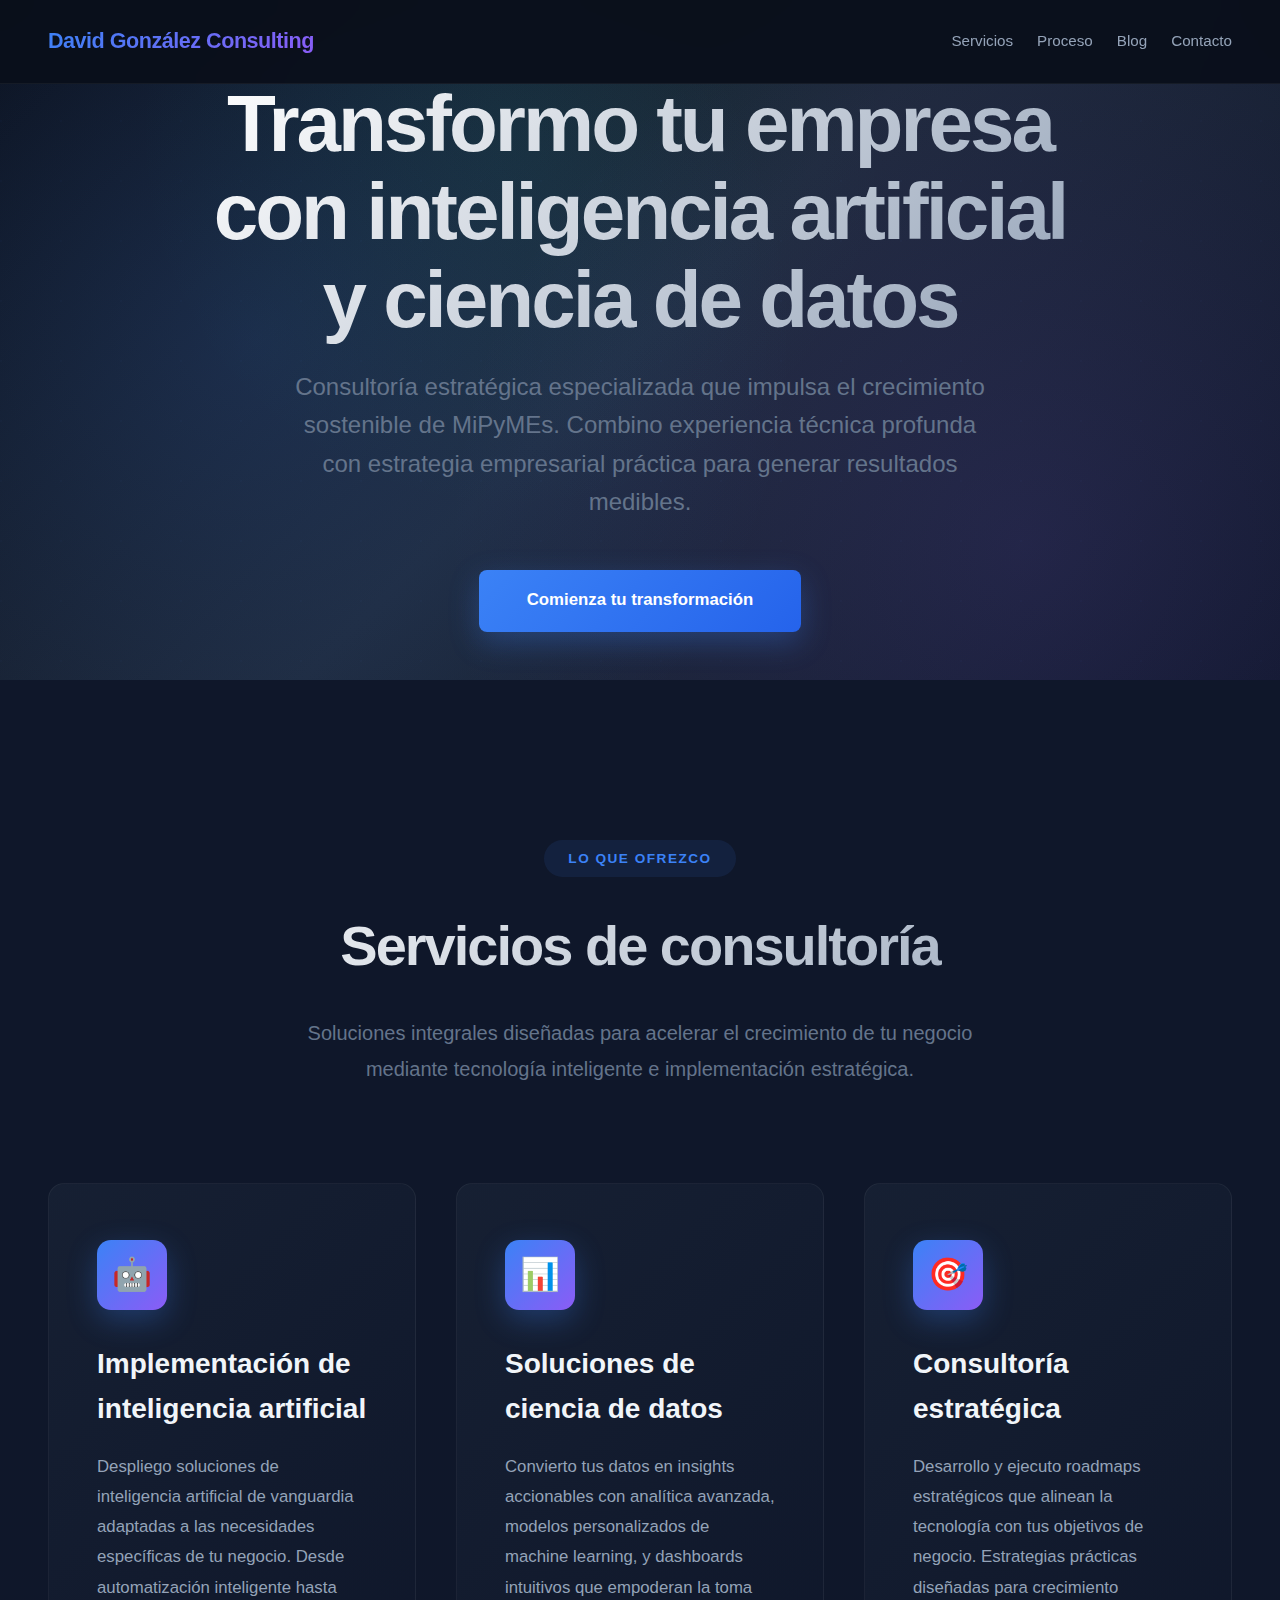
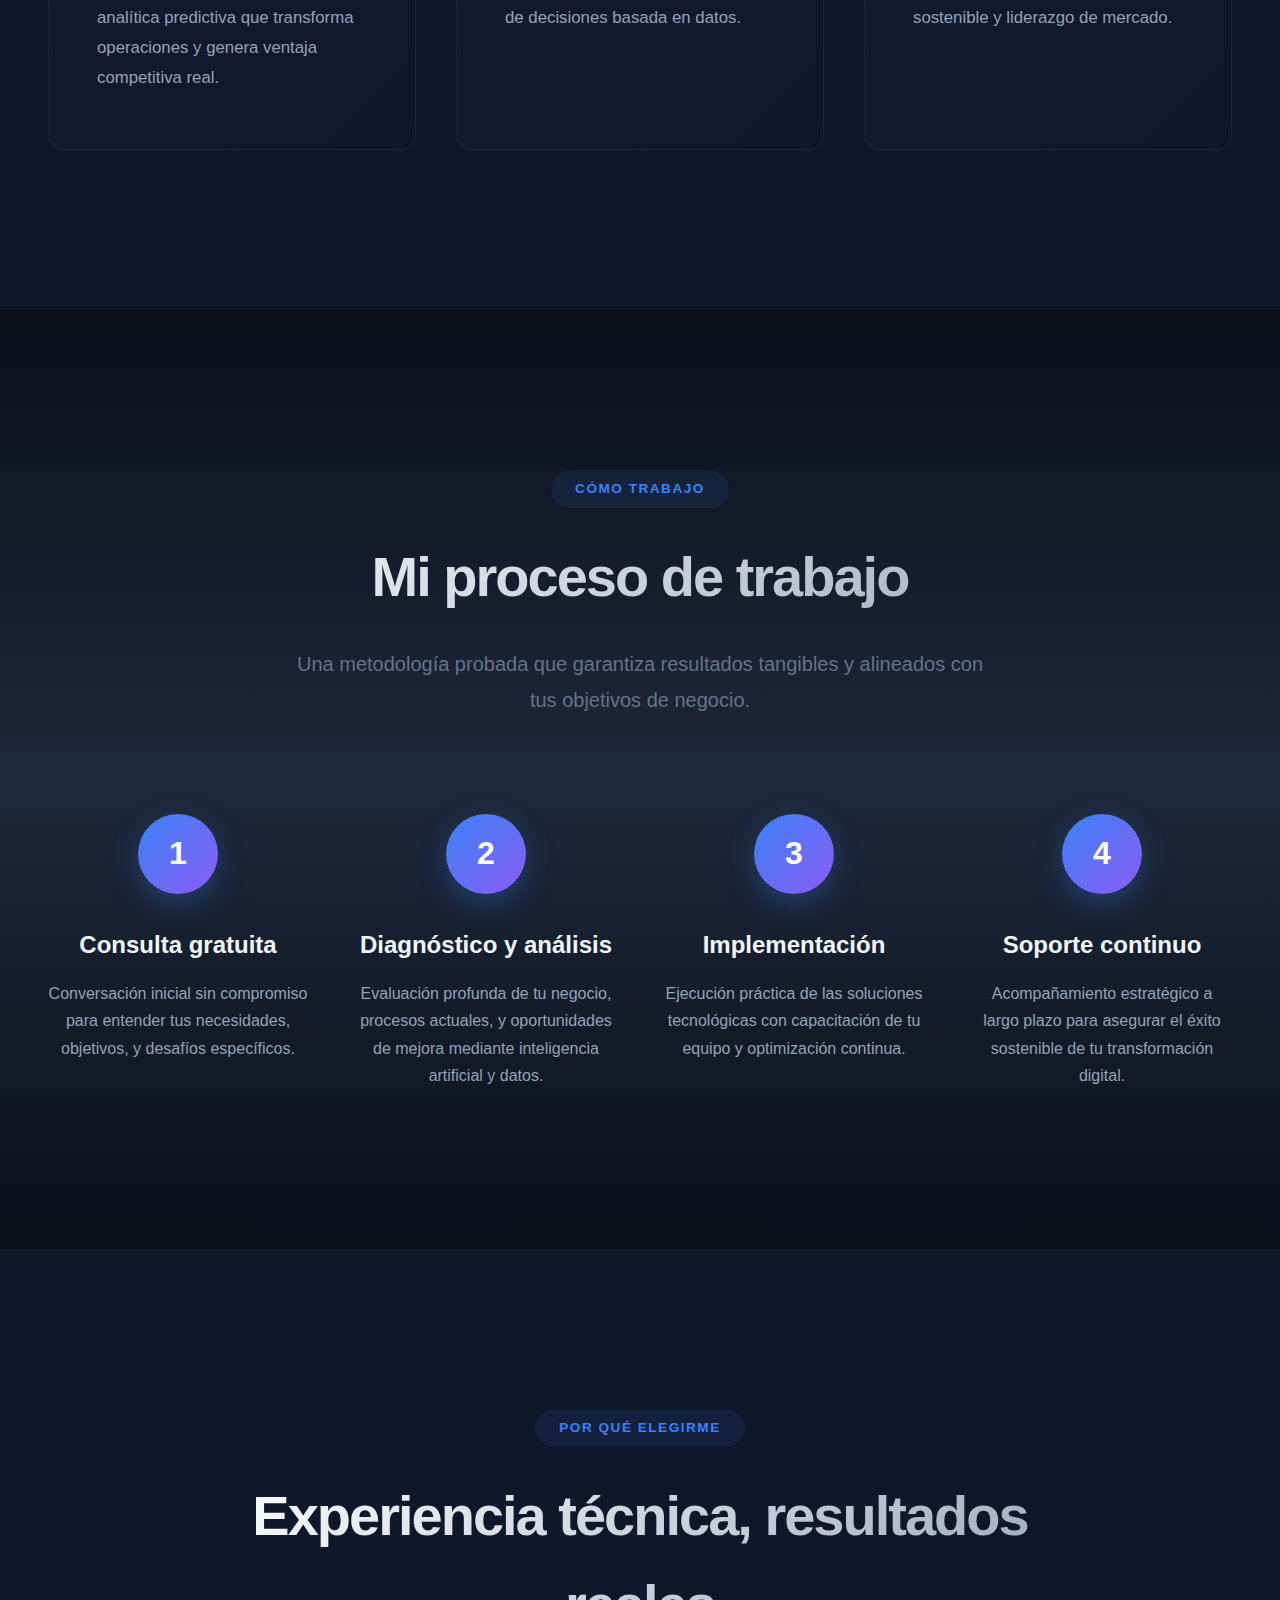
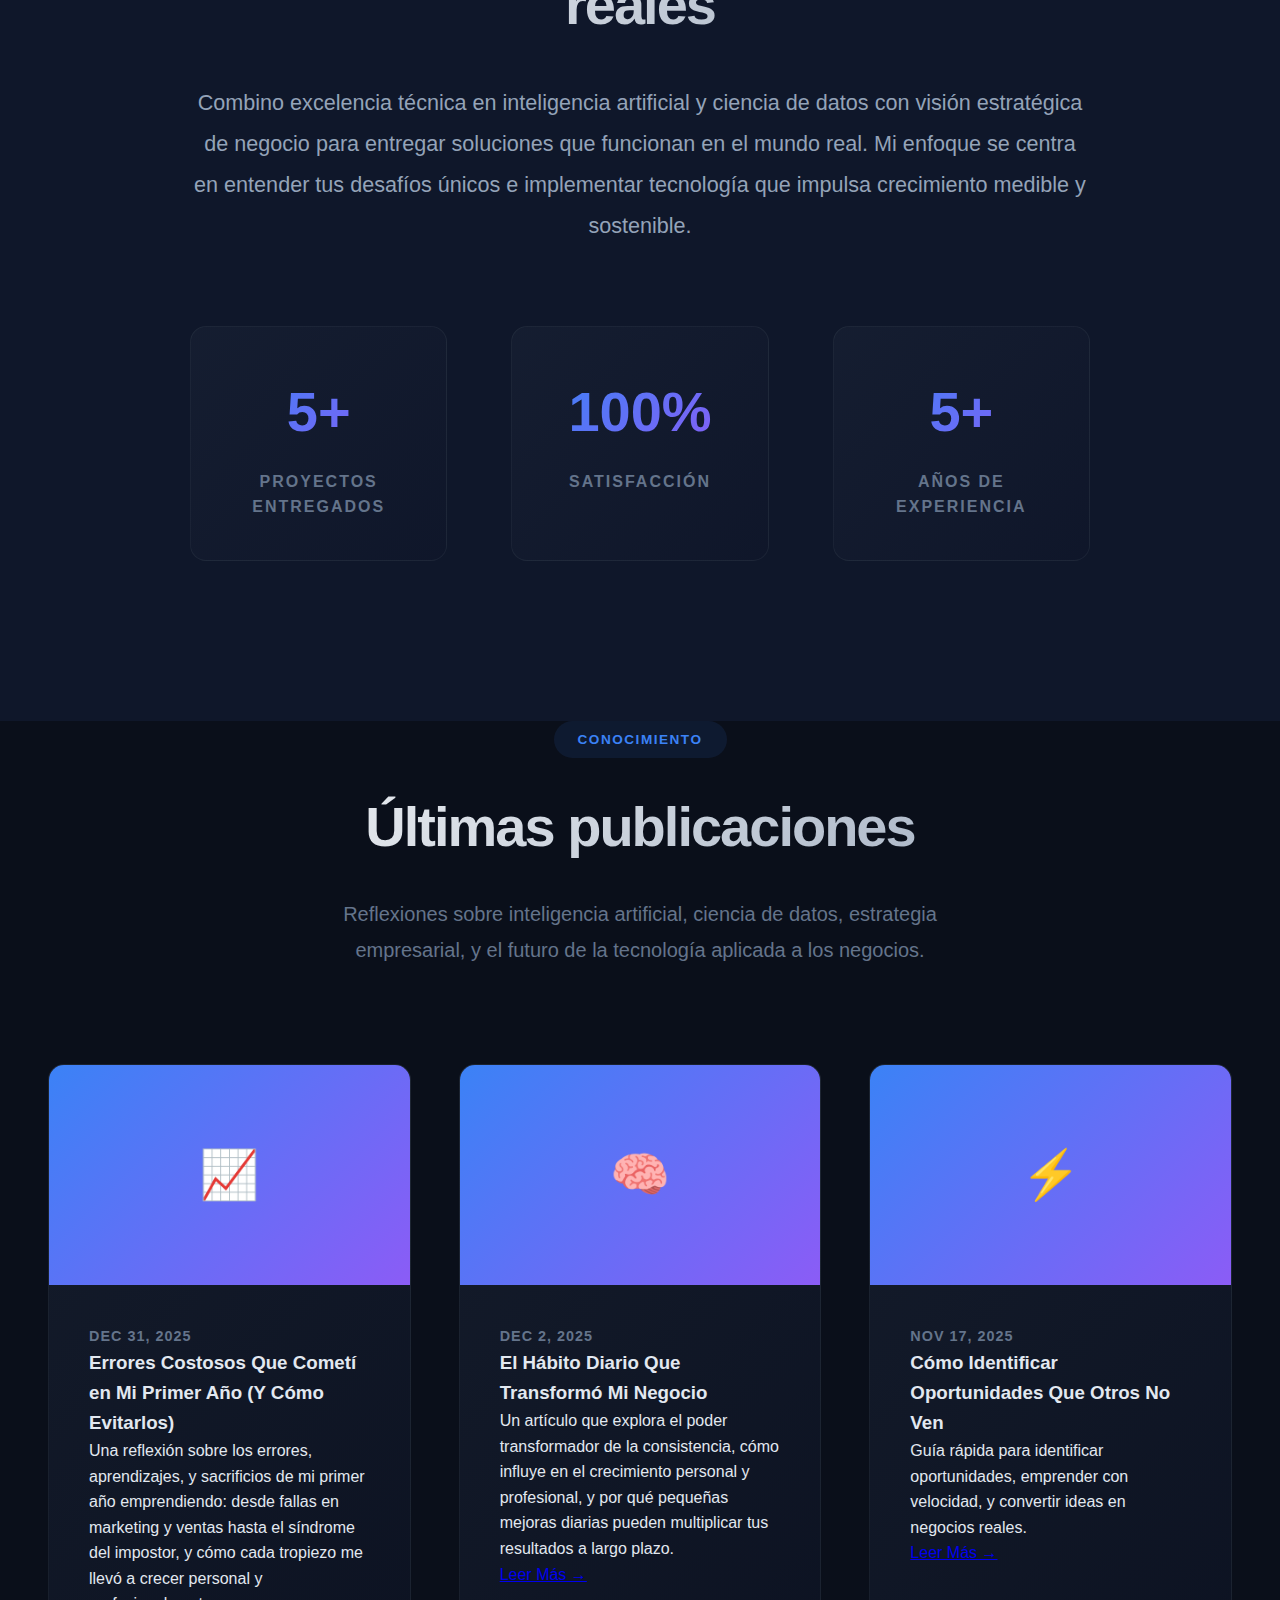
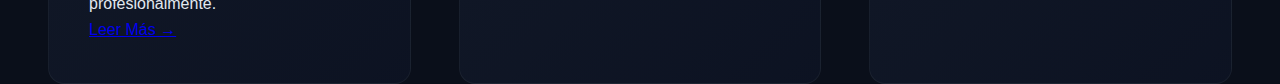
<file: index.html>
<!DOCTYPE html>
<html lang="es">
<head>
    <meta charset="UTF-8">
    <meta name="viewport" content="width=device-width, initial-scale=1.0">
    <title>David González Consulting | Consultoría en inteligencia artificial y ciencia de datos para MiPyMEs</title>
    <meta name="description" content="Consultoría especializada en inteligencia artificial, ciencia de datos, y estrategia empresarial para micro, pequeñas, y medianas empresas. Transformamos datos en crecimiento real.">
    <meta name="keywords" content="AI, ciencia de datos, consultoría estratégica, data science, inteligencia artificial, consultor AI, machine learning negocios, análisis de datos">
    <meta name="author" content="David González">
    <meta property="og:title" content="David González Consulting | AI & Strategy Consultant">
    <meta property="og:description" content="Experto en inteligencia artificial y ciencia de datos. Ayudo a MiPyMEs a crecer mediante la consultoría estratégica.">
    <meta property="og:type" content="website">
    <link rel="canonical" href="https://davidgonzalez.consulting">
    <link rel="stylesheet" href="css/main.css">
    <link rel="stylesheet" href="css/index.css">
    <link rel="icon" href="images/favicon.png" type="image/png">
</head>
<body>
    <!-- Navigation -->
    <nav>
        <div class="container">
            <a href="index.html" class="logo">David González Consulting</a>

            <!-- mobile menu toggle -->
            <button class="nav-toggle" aria-controls="main-nav" aria-expanded="false" aria-label="Abrir menú">
                <span class="hamburger" aria-hidden="true">
                    <span></span><span></span><span></span>
                </span>
            </button>

            <ul id="main-nav" class="nav-links">
                <li><a href="index.html#servicios">Servicios</a></li>
                <li><a href="index.html#proceso">Proceso</a></li>
                <li><a href="html/blog.html">Blog</a></li>
                <li><a href="html/contacto.html">Contacto</a></li>
            </ul>
        </div>
    </nav>

    <!-- Hero Section -->
    <section class="hero">
        <div class="container">
            <div class="hero-content">
                <h1>Transformo tu empresa con inteligencia artificial y ciencia de datos</h1>
                <p class="subtitle">Consultoría estratégica especializada que impulsa el crecimiento sostenible de MiPyMEs. Combino experiencia técnica profunda con estrategia empresarial práctica para generar resultados medibles.</p>
                <a href="html/contacto.html" class="cta-primary">Comienza tu transformación</a>
            </div>
        </div>
    </section>

    <!-- Services Section -->
    <section id="servicios" class="services">
        <div class="container">
            <div class="section-header">
                <span class="section-label">Lo que ofrezco</span>
                <h2>Servicios de consultoría</h2>
                <p>Soluciones integrales diseñadas para acelerar el crecimiento de tu negocio mediante tecnología inteligente e implementación estratégica.</p>
            </div>
            <div class="services-grid">
                <div class="service-card">
                    <div class="service-icon">🤖</div>
                    <h3>Implementación de inteligencia artificial</h3>
                    <p>Despliego soluciones de inteligencia artificial de vanguardia adaptadas a las necesidades específicas de tu negocio. Desde automatización inteligente hasta analítica predictiva que transforma operaciones y genera ventaja competitiva real.</p>
                </div>
                <div class="service-card">
                    <div class="service-icon">📊</div>
                    <h3>Soluciones de ciencia de datos</h3>
                    <p>Convierto tus datos en insights accionables con analítica avanzada, modelos personalizados de machine learning, y dashboards intuitivos que empoderan la toma de decisiones basada en datos.</p>
                </div>
                <div class="service-card">
                    <div class="service-icon">🎯</div>
                    <h3>Consultoría estratégica</h3>
                    <p>Desarrollo y ejecuto roadmaps estratégicos que alinean la tecnología con tus objetivos de negocio. Estrategias prácticas diseñadas para crecimiento sostenible y liderazgo de mercado.</p>
                </div>
            </div>
        </div>
    </section>

    <!-- Process Section -->
    <section id="proceso" class="process">
        <div class="container">
            <div class="section-header">
                <span class="section-label">Cómo trabajo</span>
                <h2>Mi proceso de trabajo</h2>
                <p>Una metodología probada que garantiza resultados tangibles y alineados con tus objetivos de negocio.</p>
            </div>
            <div class="process-steps">
                <div class="process-step">
                    <div class="step-number">1</div>
                    <h3>Consulta gratuita</h3>
                    <p>Conversación inicial sin compromiso para entender tus necesidades, objetivos, y desafíos específicos.</p>
                </div>
                <div class="process-step">
                    <div class="step-number">2</div>
                    <h3>Diagnóstico y análisis</h3>
                    <p>Evaluación profunda de tu negocio, procesos actuales, y oportunidades de mejora mediante inteligencia artificial y datos.</p>
                </div>
                <div class="process-step">
                    <div class="step-number">3</div>
                    <h3>Implementación</h3>
                    <p>Ejecución práctica de las soluciones tecnológicas con capacitación de tu equipo y optimización continua.</p>
                </div>
                <div class="process-step">
                    <div class="step-number">4</div>
                    <h3>Soporte continuo</h3>
                    <p>Acompañamiento estratégico a largo plazo para asegurar el éxito sostenible de tu transformación digital.</p>
                </div>
            </div>
        </div>
    </section>

    <!-- Value Proposition -->
    <section class="value-prop">
        <div class="container">
            <div class="value-content">
                <span class="section-label">Por qué elegirme</span>
                <h2>Experiencia técnica, resultados reales</h2>
                <p>Combino excelencia técnica en inteligencia artificial y ciencia de datos con visión estratégica de negocio para entregar soluciones que funcionan en el mundo real. Mi enfoque se centra en entender tus desafíos únicos e implementar tecnología que impulsa crecimiento medible y sostenible.</p>
                <div class="stats">
                    <div class="stat">
                        <div class="stat-number">5+</div>
                        <div class="stat-label">Proyectos Entregados</div>
                    </div>
                    <div class="stat">
                        <div class="stat-number">100%</div>
                        <div class="stat-label">Satisfacción</div>
                    </div>
                    <div class="stat">
                        <div class="stat-number">5+</div>
                        <div class="stat-label">Años de Experiencia</div>
                    </div>
                </div>
            </div>
        </div>
    </section>

    <!-- Blog Section -->
    <section id="blog" class="blog">
        <div class="container">
            <div class="section-header">
                <span class="section-label">Conocimiento</span>
                <h2>Últimas publicaciones</h2>
                <p>Reflexiones sobre inteligencia artificial, ciencia de datos, estrategia empresarial, y el futuro de la tecnología aplicada a los negocios.</p>
            </div>
            <div class="blog-grid" id="index-blog-grid">
                <div class="loading">Cargando artículos...</div>
            </div>
        </div>
    </section>

    <script src="scripts/posts-config.js"></script>
    <script>
        // Render the latest 3 posts on the index page.
        function formatDateShort(dateString) {
            if (!dateString) return '';
            const d = new Date(dateString);
            return d.toLocaleDateString(undefined, { year: 'numeric', month: 'short', day: 'numeric' });
        }

        function renderLatestPosts(limit = 3) {
            const grid = document.getElementById('index-blog-grid');
            if (!grid) return;
            const posts = (window.postsConfig || []).slice();
            if (!posts.length) {
                grid.innerHTML = '<p>No hay artículos disponibles.</p>';
                return;
            }

            // If posts are ordered newest-first in postsConfig, take the first `limit`.
            // Otherwise, sort by date descending as a fallback.
            let latest = posts.slice();
            const hasDates = latest.every(p => p.date);
            if (hasDates) {
                latest.sort((a, b) => new Date(b.date) - new Date(a.date));
            }

            latest = latest.slice(0, limit);
            grid.innerHTML = '';
            for (const p of latest) {
                const card = document.createElement('div');
                card.className = 'blog-card';
                card.innerHTML = `
                    <div class="blog-image">${p.icon || '📰'}</div>
                    <div class="blog-content">
                        <div class="blog-date">${formatDateShort(p.date)}</div>
                        <h3>${p.title}</h3>
                        <p>${p.description}</p>
                        <a href="html/post.html?slug=${p.slug}" class="read-more">Leer Más →</a>
                    </div>
                `;
                grid.appendChild(card);
            }
        }

        document.addEventListener('DOMContentLoaded', () => renderLatestPosts(3));
    </script>

    <script src="scripts/mobile-nav.js"></script>
    <script src="scripts/scroll-top.js"></script>
</body>
</html>
</file>
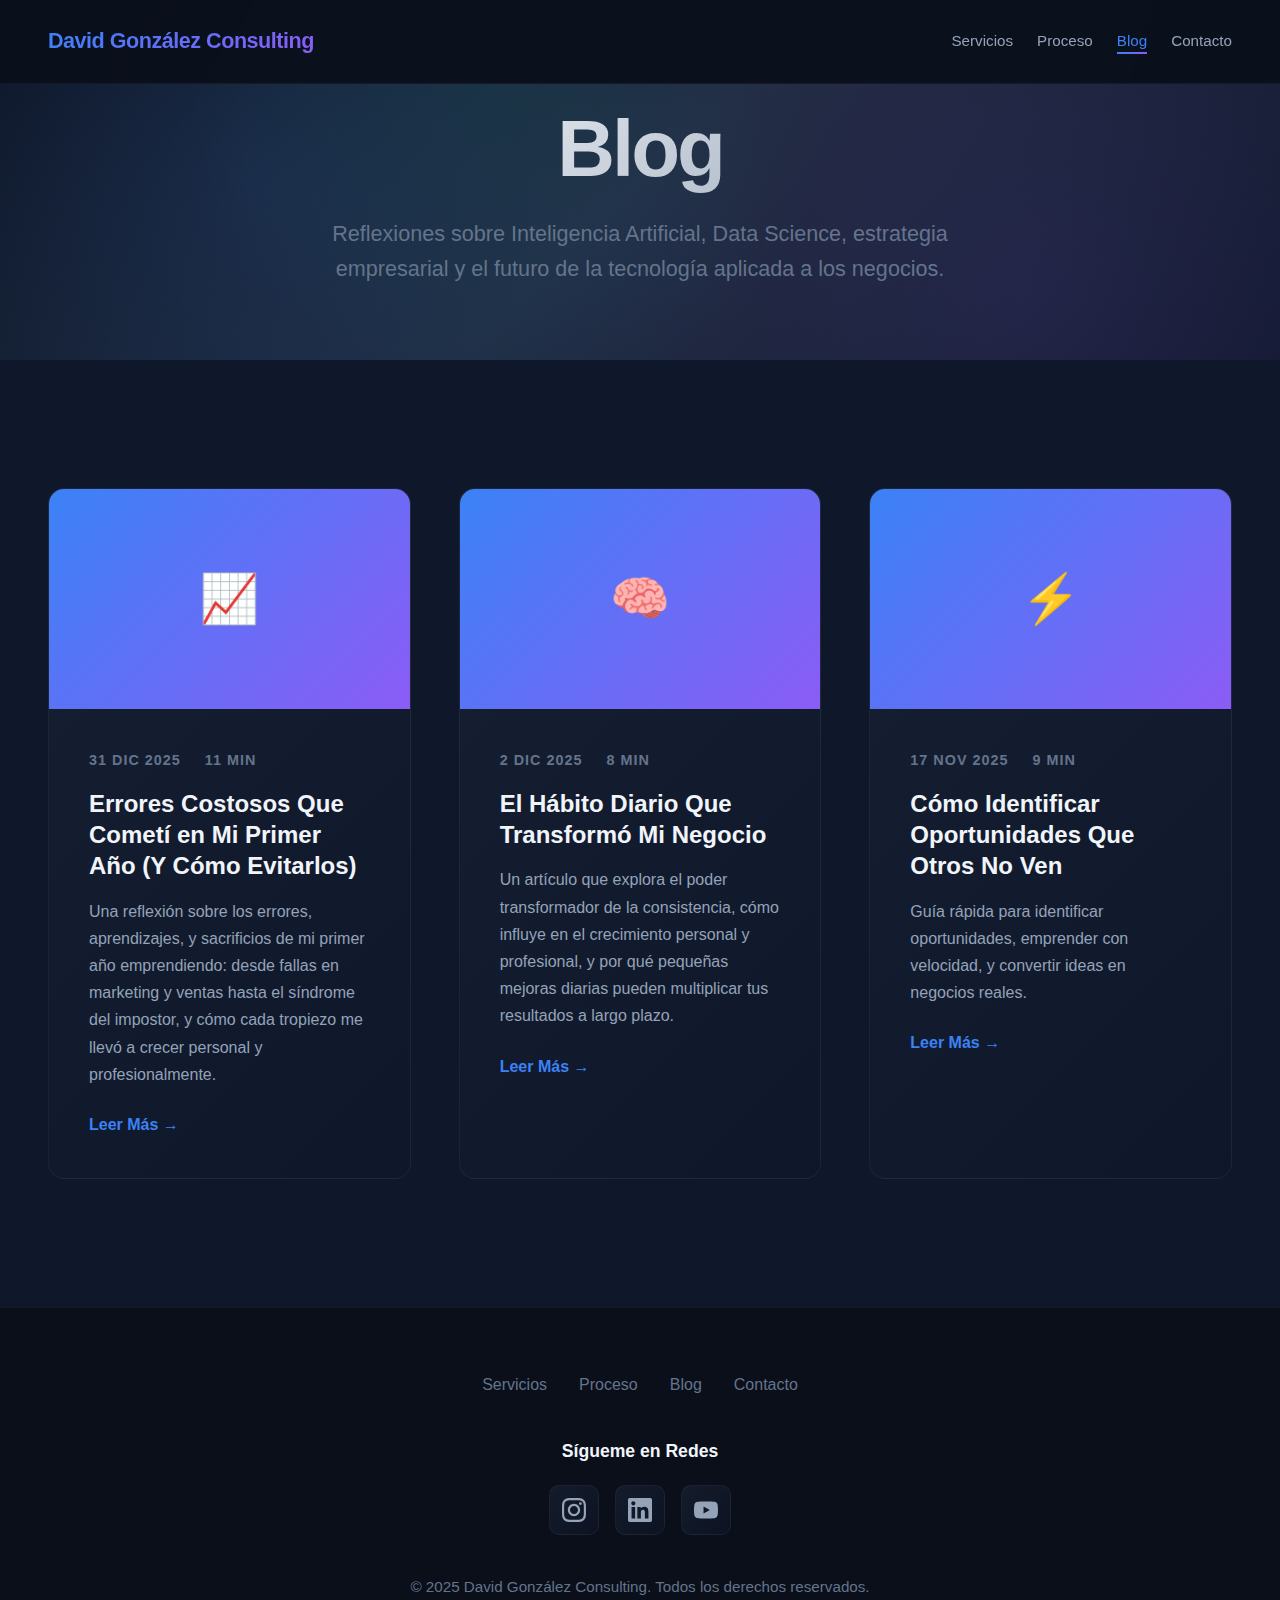
<file: blog.html>
<!DOCTYPE html>
<html lang="es">
<head>
    <meta charset="UTF-8">
    <meta name="viewport" content="width=device-width, initial-scale=1.0">
    <title>Blog | David González Consulting - Inteligencia Artificial y Data Science</title>
    <meta name="description" content="Artículos sobre Inteligencia Artificial, Data Science, estrategia digital y tecnología aplicada a negocios. Insights prácticos para PYMEs.">
    <link rel="stylesheet" href="css/main.css">
    <link rel="stylesheet" href="css/blog.css">
</head>
<body>
    <!-- Navigation -->
    <nav>
        <div class="container">
            <a href="index.html" class="logo">David González Consulting</a>
            <ul class="nav-links">
                <li><a href="index.html#servicios">Servicios</a></li>
                <li><a href="index.html#proceso">Proceso</a></li>
                <li><a href="blog.html" class="active">Blog</a></li>
                <li><a href="contacto.html">Contacto</a></li>
            </ul>
        </div>
    </nav>

    <!-- Hero Section -->
    <section class="hero">
        <div class="container">
            <h1>Blog</h1>
            <p>Reflexiones sobre Inteligencia Artificial, Data Science, estrategia empresarial y el futuro de la tecnología aplicada a los negocios.</p>
        </div>
    </section>

    <!-- Blog Grid -->
    <section class="blog-section">
        <div class="container">
            <div id="blog-grid" class="blog-grid">
                <div class="loading">Cargando artículos...</div>
            </div>
        </div>
    </section>

    <!-- Footer -->
    <footer>
        <div class="container">
            <div class="footer-content">
                <div class="footer-links">
                    <a href="index.html#servicios">Servicios</a>
                    <a href="index.html#proceso">Proceso</a>
                    <a href="blog.html">Blog</a>
                    <a href="contacto.html">Contacto</a>
                </div>
                
                <div class="footer-social">
                    <h3>Sígueme en Redes</h3>
                    <div class="social-buttons">
                        <a href="https://www.instagram.com/TU_USUARIO" target="_blank" rel="noopener noreferrer" class="social-btn">
                            <svg width="24" height="24" fill="currentColor" viewBox="0 0 24 24">
                                <path d="M12 2.163c3.204 0 3.584.012 4.85.07 3.252.148 4.771 1.691 4.919 4.919.058 1.265.069 1.645.069 4.849 0 3.205-.012 3.584-.069 4.849-.149 3.225-1.664 4.771-4.919 4.919-1.266.058-1.644.07-4.85.07-3.204 0-3.584-.012-4.849-.07-3.26-.149-4.771-1.699-4.919-4.92-.058-1.265-.07-1.644-.07-4.849 0-3.204.013-3.583.07-4.849.149-3.227 1.664-4.771 4.919-4.919 1.266-.057 1.645-.069 4.849-.069zm0-2.163c-3.259 0-3.667.014-4.947.072-4.358.2-6.78 2.618-6.98 6.98-.059 1.281-.073 1.689-.073 4.948 0 3.259.014 3.668.072 4.948.2 4.358 2.618 6.78 6.98 6.98 1.281.058 1.689.072 4.948.072 3.259 0 3.668-.014 4.948-.072 4.354-.2 6.782-2.618 6.979-6.98.059-1.28.073-1.689.073-4.948 0-3.259-.014-3.667-.072-4.947-.196-4.354-2.617-6.78-6.979-6.98-1.281-.059-1.69-.073-4.949-.073zm0 5.838c-3.403 0-6.162 2.759-6.162 6.162s2.759 6.163 6.162 6.163 6.162-2.759 6.162-6.163c0-3.403-2.759-6.162-6.162-6.162zm0 10.162c-2.209 0-4-1.79-4-4 0-2.209 1.791-4 4-4s4 1.791 4 4c0 2.21-1.791 4-4 4zm6.406-11.845c-.796 0-1.441.645-1.441 1.44s.645 1.44 1.441 1.44c.795 0 1.439-.645 1.439-1.44s-.644-1.44-1.439-1.44z"/>
                            </svg>
                        </a>
                        <a href="https://www.linkedin.com/in/TU_USUARIO" target="_blank" rel="noopener noreferrer" class="social-btn">
                            <svg width="24" height="24" fill="currentColor" viewBox="0 0 24 24">
                                <path d="M20.447 20.452h-3.554v-5.569c0-1.328-.027-3.037-1.852-3.037-1.853 0-2.136 1.445-2.136 2.939v5.667H9.351V9h3.414v1.561h.046c.477-.9 1.637-1.85 3.37-1.85 3.601 0 4.267 2.37 4.267 5.455v6.286zM5.337 7.433c-1.144 0-2.063-.926-2.063-2.065 0-1.138.92-2.063 2.063-2.063 1.14 0 2.064.925 2.064 2.063 0 1.139-.925 2.065-2.064 2.065zm1.782 13.019H3.555V9h3.564v11.452zM22.225 0H1.771C.792 0 0 .774 0 1.729v20.542C0 23.227.792 24 1.771 24h20.451C23.2 24 24 23.227 24 22.271V1.729C24 .774 23.2 0 22.222 0h.003z"/>
                            </svg>
                        </a>
                        <a href="https://www.youtube.com/@TU_CANAL" target="_blank" rel="noopener noreferrer" class="social-btn">
                            <svg width="24" height="24" fill="currentColor" viewBox="0 0 24 24">
                                <path d="M23.498 6.186a3.016 3.016 0 0 0-2.122-2.136C19.505 3.545 12 3.545 12 3.545s-7.505 0-9.377.505A3.017 3.017 0 0 0 .502 6.186C0 8.07 0 12 0 12s0 3.93.502 5.814a3.016 3.016 0 0 0 2.122 2.136c1.871.505 9.376.505 9.376.505s7.505 0 9.377-.505a3.015 3.015 0 0 0 2.122-2.136C24 15.93 24 12 24 12s0-3.93-.502-5.814zM9.545 15.568V8.432L15.818 12l-6.273 3.568z"/>
                            </svg>
                        </a>
                    </div>
                </div>

                <p>&copy; 2025 David González Consulting. Todos los derechos reservados.</p>
            </div>
        </div>
    </footer>

    <script src="scripts/posts-config.js"></script>
    <script>
        function getReadingTime(slug){
            return fetch('posts/'+slug+'.md')
                .then(r=>r.text())
                .then(t=>{
                    const words = t.trim().split(/\s+/).length;
                    return Math.ceil(words/200) + ' min';
                }).catch(()=>'5 min');
        }

        function formatDate(dateString) {
            const options = { year: 'numeric', month: 'short', day: 'numeric' };
            return new Date(dateString).toLocaleDateString('es-ES', options);
        }

        async function renderPosts(){
            const blogGrid = document.getElementById('blog-grid');
            if(!blogGrid) return;
            blogGrid.innerHTML = '';
            const posts = window.postsConfig || [];
            for(const post of posts){
                const card = document.createElement('div');
                card.className = 'blog-card';
                card.onclick = ()=> window.location.href = 'post.html?slug=' + post.slug;
                const readingTime = await getReadingTime(post.slug);
                const content = '<div class="blog-image">'+post.icon+'</div>' +
                    '<div class="blog-content">' +
                    '<div class="blog-meta"><div class="blog-date">'+formatDate(post.date)+'</div>' +
                    '<div class="blog-reading-time">'+readingTime+'</div></div>' +
                    '<h3>'+post.title+'</h3><p>'+post.description+'</p>' +
                    '<a href="post.html?slug='+post.slug+'" class="read-more">Leer Más →</a>' +
                    '</div>';
                card.innerHTML = content;
                blogGrid.appendChild(card);
            }
        }

        document.addEventListener('DOMContentLoaded', renderPosts);
    </script>
</file>
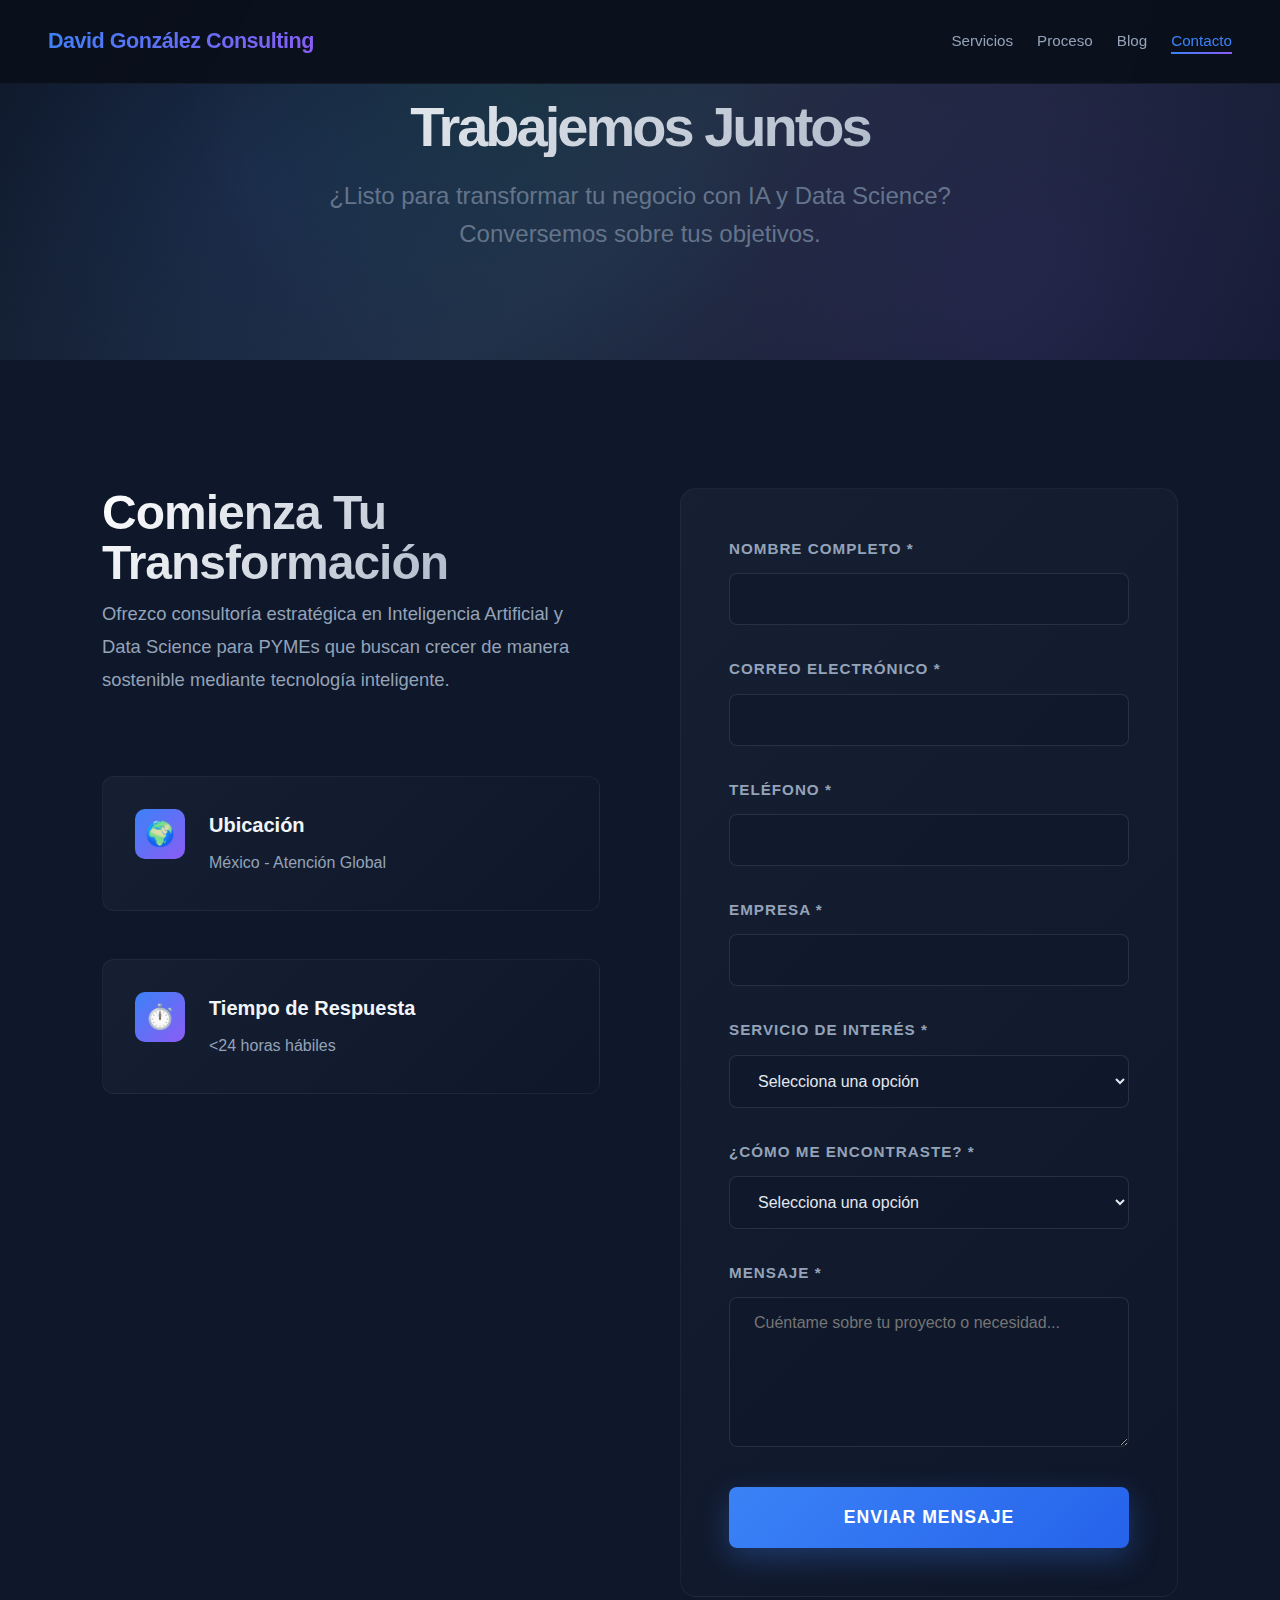
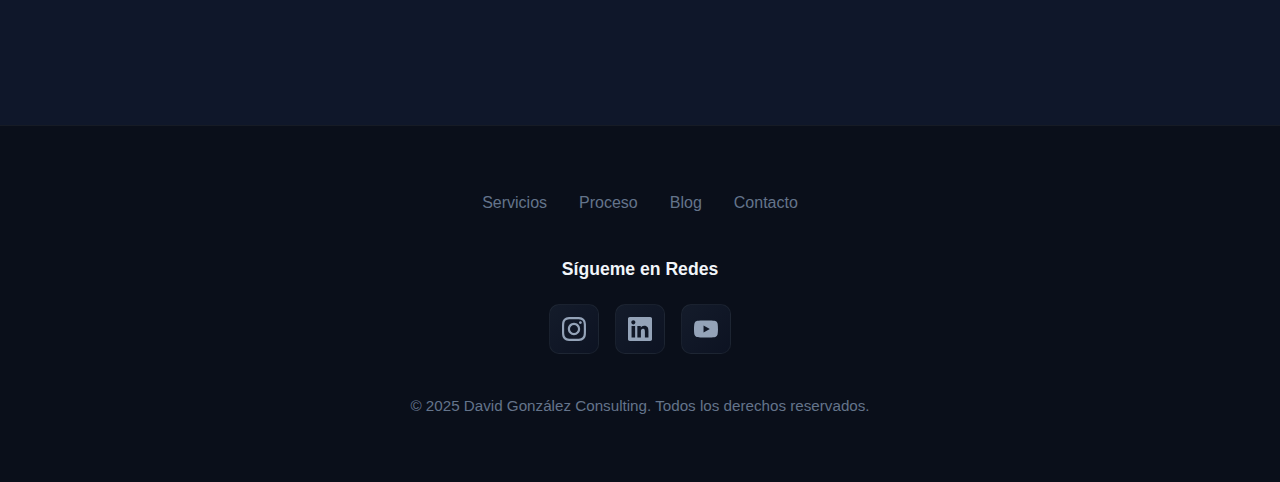
<file: contacto.html>
<!DOCTYPE html>
<html lang="es">
<head>
    <meta charset="UTF-8">
    <meta name="viewport" content="width=device-width, initial-scale=1.0">
    <title>Contacto | David González Consulting - Consultoría en IA y Data Science</title>
    <meta name="description" content="Contáctame para discutir cómo la Inteligencia Artificial y Data Science pueden transformar tu negocio. Consultoría especializada para MiPyMEs.">
    <link rel="stylesheet" href="css/main.css">
    <link rel="stylesheet" href="css/contacto.css">
</head>
<body>
    <!-- Navigation -->
    <nav>
        <div class="container">
            <a href="index.html" class="logo">David González Consulting</a>
            <ul class="nav-links">
                <li><a href="index.html#servicios">Servicios</a></li>
                <li><a href="index.html#proceso">Proceso</a></li>
                <li><a href="blog.html">Blog</a></li>
                <li><a href="contacto.html" class="active">Contacto</a></li>
            </ul>
        </div>
    </nav>

    <!-- Hero Section -->
    <section class="hero">
        <div class="container">
            <h1>Trabajemos Juntos</h1>
            <p>¿Listo para transformar tu negocio con IA y Data Science? Conversemos sobre tus objetivos.</p>
        </div>
    </section>

    <!-- Contact Section -->
    <section class="contact-section">
        <div class="container">
            <div class="contact-wrapper">
                <!-- Contact Info -->
                <div class="contact-info">
                    <div>
                        <h2>Comienza Tu Transformación</h2>
                        <p>Ofrezco consultoría estratégica en Inteligencia Artificial y Data Science para PYMEs que buscan crecer de manera sostenible mediante tecnología inteligente.</p>
                    </div>

                    <div class="info-item">
                        <div class="info-icon">🌍</div>
                        <div class="info-text">
                            <h3>Ubicación</h3>
                            <p>México - Atención Global</p>
                        </div>
                    </div>

                    <div class="info-item">
                        <div class="info-icon">⏱️</div>
                        <div class="info-text">
                            <h3>Tiempo de Respuesta</h3>
                            <p><24 horas hábiles</p>
                        </div>
                    </div>
                </div>

                <!-- Contact Form -->
                <div class="contact-form">
                    <form action="https://formspree.io/f/mwprgrvb" method="POST">
                        <div class="form-group">
                            <label for="name">Nombre Completo *</label>
                            <input type="text" id="name" name="name" required>
                        </div>

                        <div class="form-group">
                            <label for="email">Correo Electrónico *</label>
                            <input type="email" id="email" name="email" required>
                        </div>

                        <div class="form-group">
                            <label for="phone">Teléfono *</label>
                            <input type="tel" id="phone" name="phone" required>
                        </div>

                        <div class="form-group">
                            <label for="company">Empresa *</label>
                            <input type="text" id="company" name="company" required>
                        </div>

                        <div class="form-group">
                            <label for="service">Servicio de Interés *</label>
                            <select id="service" name="service" required>
                                <option value="">Selecciona una opción</option>
                                <option value="ia">Implementación de IA</option>
                                <option value="data-science">Soluciones de Data Science</option>
                                <option value="estrategia">Consultoría Estratégica</option>
                                <option value="varios">Varios Servicios</option>
                                <option value="otro">Otro</option>
                            </select>
                        </div>

                        <div class="form-group">
                            <label for="referral">¿Cómo me encontraste? *</label>
                            <select id="referral" name="referral" required>
                                <option value="">Selecciona una opción</option>
                                <option value="google">Google</option>
                                <option value="instagram">Instagram</option>
                                <option value="linkedin">LinkedIn</option>
                                <option value="youtube">YouTube</option>
                                <option value="otro">Otro</option>
                            </select>
                        </div>

                        <div class="form-group">
                            <label for="message">Mensaje *</label>
                            <textarea id="message" name="message" required placeholder="Cuéntame sobre tu proyecto o necesidad..."></textarea>
                        </div>

                        <button type="submit" class="submit-btn">Enviar Mensaje</button>
                    </form>
                </div>
            </div>
        </div>
    </section>

    <!-- Footer -->
    <footer>
        <div class="container">
            <div class="footer-content">
                <div class="footer-links">
                    <a href="index.html#servicios">Servicios</a>
                    <a href="index.html#proceso">Proceso</a>
                    <a href="blog.html">Blog</a>
                    <a href="contacto.html">Contacto</a>
                </div>
                
                <div class="footer-social">
                    <h3>Sígueme en Redes</h3>
                    <div class="social-buttons">
                        <a href="https://www.instagram.com/davidgonzalez.consulting" target="_blank" rel="noopener noreferrer" class="social-btn">
                            <svg width="24" height="24" fill="currentColor" viewBox="0 0 24 24">
                                <path d="M12 2.163c3.204 0 3.584.012 4.85.07 3.252.148 4.771 1.691 4.919 4.919.058 1.265.069 1.645.069 4.849 0 3.205-.012 3.584-.069 4.849-.149 3.225-1.664 4.771-4.919 4.919-1.266.058-1.644.07-4.85.07-3.204 0-3.584-.012-4.849-.07-3.26-.149-4.771-1.699-4.919-4.92-.058-1.265-.07-1.644-.07-4.849 0-3.204.013-3.583.07-4.849.149-3.227 1.664-4.771 4.919-4.919 1.266-.057 1.645-.069 4.849-.069zm0-2.163c-3.259 0-3.667.014-4.947.072-4.358.2-6.78 2.618-6.98 6.98-.059 1.281-.073 1.689-.073 4.948 0 3.259.014 3.668.072 4.948.2 4.358 2.618 6.78 6.98 6.98 1.281.058 1.689.072 4.948.072 3.259 0 3.668-.014 4.948-.072 4.354-.2 6.782-2.618 6.979-6.98.059-1.28.073-1.689.073-4.948 0-3.259-.014-3.667-.072-4.947-.196-4.354-2.617-6.78-6.979-6.98-1.281-.059-1.69-.073-4.949-.073zm0 5.838c-3.403 0-6.162 2.759-6.162 6.162s2.759 6.163 6.162 6.163 6.162-2.759 6.162-6.163c0-3.403-2.759-6.162-6.162-6.162zm0 10.162c-2.209 0-4-1.79-4-4 0-2.209 1.791-4 4-4s4 1.791 4 4c0 2.21-1.791 4-4 4zm6.406-11.845c-.796 0-1.441.645-1.441 1.44s.645 1.44 1.441 1.44c.795 0 1.439-.645 1.439-1.44s-.644-1.44-1.439-1.44z"/>
                            </svg>
                        </a>
                        <a href="https://www.linkedin.com/in/davidgonzalezb" target="_blank" rel="noopener noreferrer" class="social-btn">
                            <svg width="24" height="24" fill="currentColor" viewBox="0 0 24 24">
                                <path d="M20.447 20.452h-3.554v-5.569c0-1.328-.027-3.037-1.852-3.037-1.853 0-2.136 1.445-2.136 2.939v5.667H9.351V9h3.414v1.561h.046c.477-.9 1.637-1.85 3.37-1.85 3.601 0 4.267 2.37 4.267 5.455v6.286zM5.337 7.433c-1.144 0-2.063-.926-2.063-2.065 0-1.138.92-2.063 2.063-2.063 1.14 0 2.064.925 2.064 2.063 0 1.139-.925 2.065-2.064 2.065zm1.782 13.019H3.555V9h3.564v11.452zM22.225 0H1.771C.792 0 0 .774 0 1.729v20.542C0 23.227.792 24 1.771 24h20.451C23.2 24 24 23.227 24 22.271V1.729C24 .774 23.2 0 22.222 0h.003z"/>
                            </svg>
                        </a>
                        <a href="https://www.youtube.com/@david.gonzalez.b" target="_blank" rel="noopener noreferrer" class="social-btn">
                            <svg width="24" height="24" fill="currentColor" viewBox="0 0 24 24">
                                <path d="M23.498 6.186a3.016 3.016 0 0 0-2.122-2.136C19.505 3.545 12 3.545 12 3.545s-7.505 0-9.377.505A3.017 3.017 0 0 0 .502 6.186C0 8.07 0 12 0 12s0 3.93.502 5.814a3.016 3.016 0 0 0 2.122 2.136c1.871.505 9.376.505 9.376.505s7.505 0 9.377-.505a3.015 3.015 0 0 0 2.122-2.136C24 15.93 24 12 24 12s0-3.93-.502-5.814zM9.545 15.568V8.432L15.818 12l-6.273 3.568z"/>
                            </svg>
                        </a>
                    </div>
                </div>

                <p>&copy; 2025 David González Consulting. Todos los derechos reservados.</p>
            </div>
        </div>
    </footer>
</body>
</html>
</file>
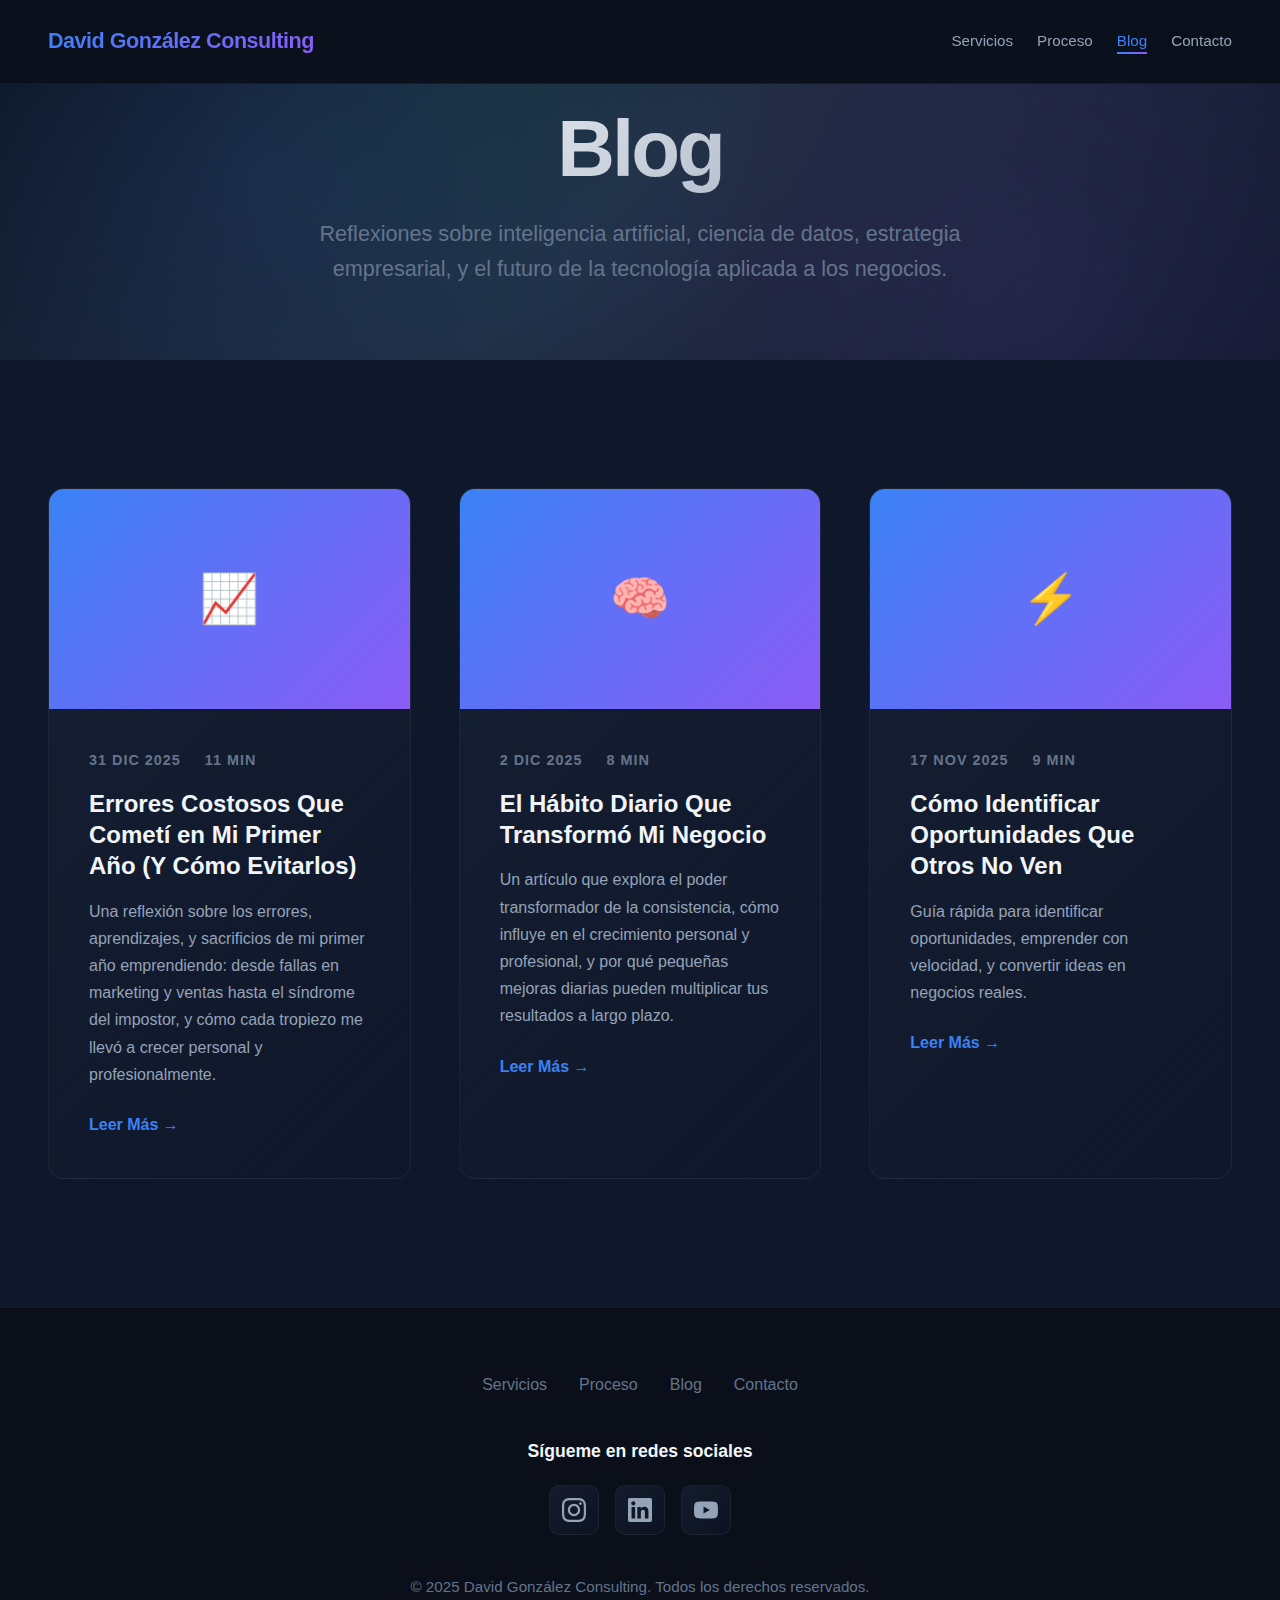
<file: html/blog.html>
<!DOCTYPE html>
<html lang="es">
<head>
    <meta charset="UTF-8">
    <meta name="viewport" content="width=device-width, initial-scale=1.0">
    <title>Blog | David González Consulting - Inteligencia Artificial y Data Science</title>
    <meta name="description" content="Artículos sobre Inteligencia Artificial, Data Science, estrategia digital y tecnología aplicada a negocios. Insights prácticos para MiPyMEs.">
    <link rel="stylesheet" href="../css/main.css">
    <link rel="stylesheet" href="../css/blog.css">
    <link rel="icon" href="../images/favicon.png" type="image/png">
</head>
<body class="blog-page">
    <!-- Navigation -->
    <nav>
        <div class="container">
            <a href="../index.html" class="logo">David González Consulting</a>

            <!-- mobile menu toggle -->
            <button class="nav-toggle" aria-controls="main-nav" aria-expanded="false" aria-label="Abrir menú">
                <span class="hamburger" aria-hidden="true">
                    <span></span><span></span><span></span>
                </span>
            </button>

            <ul id="main-nav" class="nav-links">
                <li><a href="../index.html#servicios">Servicios</a></li>
                <li><a href="../index.html#proceso">Proceso</a></li>
                <li><a href="blog.html" class="active">Blog</a></li>
                <li><a href="contacto.html">Contacto</a></li>
            </ul>
        </div>
    </nav>

    <!-- Hero Section -->
    <section class="hero">
        <div class="container">
            <h1>Blog</h1>
            <p>Reflexiones sobre inteligencia artificial, ciencia de datos, estrategia empresarial, y el futuro de la tecnología aplicada a los negocios.</p>
        </div>
    </section>

    <!-- Blog Grid -->
    <section class="blog-section">
        <div class="container">
            <div id="blog-grid" class="blog-grid">
                <div class="loading">Cargando artículos...</div>
            </div>
        </div>
    </section>

    <!-- Footer -->
    <footer>
        <div class="container">
            <div class="footer-content">
                <div class="footer-links">
                    <a href="../index.html#servicios">Servicios</a>
                    <a href="../index.html#proceso">Proceso</a>
                    <a href="blog.html">Blog</a>
                    <a href="contacto.html">Contacto</a>
                </div>
                
                <div class="footer-social">
                    <h3>Sígueme en redes sociales</h3>
                    <div class="social-buttons">
                        <a href="https://www.instagram.com/davidgonzalez.consulting" target="_blank" rel="noopener noreferrer" class="social-btn">
                            <svg width="24" height="24" fill="currentColor" viewBox="0 0 24 24">
                                <path d="M12 2.163c3.204 0 3.584.012 4.85.07 3.252.148 4.771 1.691 4.919 4.919.058 1.265.069 1.645.069 4.849 0 3.205-.012 3.584-.069 4.849-.149 3.225-1.664 4.771-4.919 4.919-1.266.058-1.644.07-4.85.07-3.204 0-3.584-.012-4.849-.07-3.26-.149-4.771-1.699-4.919-4.92-.058-1.265-.07-1.644-.07-4.849 0-3.204.013-3.583.07-4.849.149-3.227 1.664-4.771 4.919-4.919 1.266-.057 1.645-.069 4.849-.069zm0-2.163c-3.259 0-3.667.014-4.947.072-4.358.2-6.78 2.618-6.98 6.98-.059 1.281-.073 1.689-.073 4.948 0 3.259.014 3.668.072 4.948.2 4.358 2.618 6.78 6.98 6.98 1.281.058 1.689.072 4.948.072 3.259 0 3.668-.014 4.948-.072 4.354-.2 6.782-2.618 6.979-6.98.059-1.28.073-1.689.073-4.948 0-3.259-.014-3.667-.072-4.947-.196-4.354-2.617-6.78-6.979-6.98-1.281-.059-1.69-.073-4.949-.073zm0 5.838c-3.403 0-6.162 2.759-6.162 6.162s2.759 6.163 6.162 6.163 6.162-2.759 6.162-6.163c0-3.403-2.759-6.162-6.162-6.162zm0 10.162c-2.209 0-4-1.79-4-4 0-2.209 1.791-4 4-4s4 1.791 4 4c0 2.21-1.791 4-4 4zm6.406-11.845c-.796 0-1.441.645-1.441 1.44s.645 1.44 1.441 1.44c.795 0 1.439-.645 1.439-1.44s-.644-1.44-1.439-1.44z"/>
                            </svg>
                        </a>
                        <a href="https://www.linkedin.com/in/davidgonzalezb" target="_blank" rel="noopener noreferrer" class="social-btn">
                            <svg width="24" height="24" fill="currentColor" viewBox="0 0 24 24">
                                <path d="M20.447 20.452h-3.554v-5.569c0-1.328-.027-3.037-1.852-3.037-1.853 0-2.136 1.445-2.136 2.939v5.667H9.351V9h3.414v1.561h.046c.477-.9 1.637-1.85 3.37-1.85 3.601 0 4.267 2.37 4.267 5.455v6.286zM5.337 7.433c-1.144 0-2.063-.926-2.063-2.065 0-1.138.92-2.063 2.063-2.063 1.14 0 2.064.925 2.064 2.063 0 1.139-.925 2.065-2.064 2.065zm1.782 13.019H3.555V9h3.564v11.452zM22.225 0H1.771C.792 0 0 .774 0 1.729v20.542C0 23.227.792 24 1.771 24h20.451C23.2 24 24 23.227 24 22.271V1.729C24 .774 23.2 0 22.222 0h.003z"/>
                            </svg>
                        </a>
                        <a href="https://www.youtube.com/@david.gonzalez.b" target="_blank" rel="noopener noreferrer" class="social-btn">
                            <svg width="24" height="24" fill="currentColor" viewBox="0 0 24 24">
                                <path d="M23.498 6.186a3.016 3.016 0 0 0-2.122-2.136C19.505 3.545 12 3.545 12 3.545s-7.505 0-9.377.505A3.017 3.017 0 0 0 .502 6.186C0 8.07 0 12 0 12s0 3.93.502 5.814a3.016 3.016 0 0 0 2.122 2.136c1.871.505 9.376.505 9.376.505s7.505 0 9.377-.505a3.015 3.015 0 0 0 2.122-2.136C24 15.93 24 12 24 12s0-3.93-.502-5.814zM9.545 15.568V8.432L15.818 12l-6.273 3.568z"/>
                            </svg>
                        </a>
                    </div>
                </div>

                <p>&copy; 2025 David González Consulting. Todos los derechos reservados.</p>
            </div>
        </div>
    </footer>

    <!-- load posts-config from project root (one level up) -->
    <script src="../scripts/posts-config.js"></script>
    <script>
        function getReadingTime(slug){
            // fetch posts from root posts/ folder
            return fetch('../posts/' + slug + '.md')
                .then(r=>r.text())
                .then(t=>{
                    const words = t.trim().split(/\s+/).length;
                    return Math.ceil(words/200) + ' min';
                }).catch(()=>'5 min');
        }

        function formatDate(dateString) {
            const options = { year: 'numeric', month: 'short', day: 'numeric' };
            return new Date(dateString).toLocaleDateString('es-ES', options);
        }

        async function renderPosts(){
            const blogGrid = document.getElementById('blog-grid');
            if(!blogGrid) return;
            blogGrid.innerHTML = '';
            const posts = window.postsConfig || [];
            for(const post of posts){
                const card = document.createElement('div');
                card.className = 'blog-card';
                card.onclick = ()=> window.location.href = 'post.html?slug=' + post.slug;
                const readingTime = await getReadingTime(post.slug);
                const content = '<div class="blog-image">'+post.icon+'</div>' +
                    '<div class="blog-content">' +
                    '<div class="blog-meta"><div class="blog-date">'+formatDate(post.date)+'</div>' +
                    '<div class="blog-reading-time">'+readingTime+'</div></div>' +
                    '<h3>'+post.title+'</h3><p>'+post.description+'</p>' +
                    '<a href="post.html?slug='+post.slug+'" class="read-more">Leer Más →</a>' +
                    '</div>';
                card.innerHTML = content;
                blogGrid.appendChild(card);
            }
        }

        document.addEventListener('DOMContentLoaded', renderPosts);
    </script>

    <script src="../scripts/mobile-nav.js"></script>
    <script src="../scripts/scroll-top.js"></script>
</body>
</html>
</file>
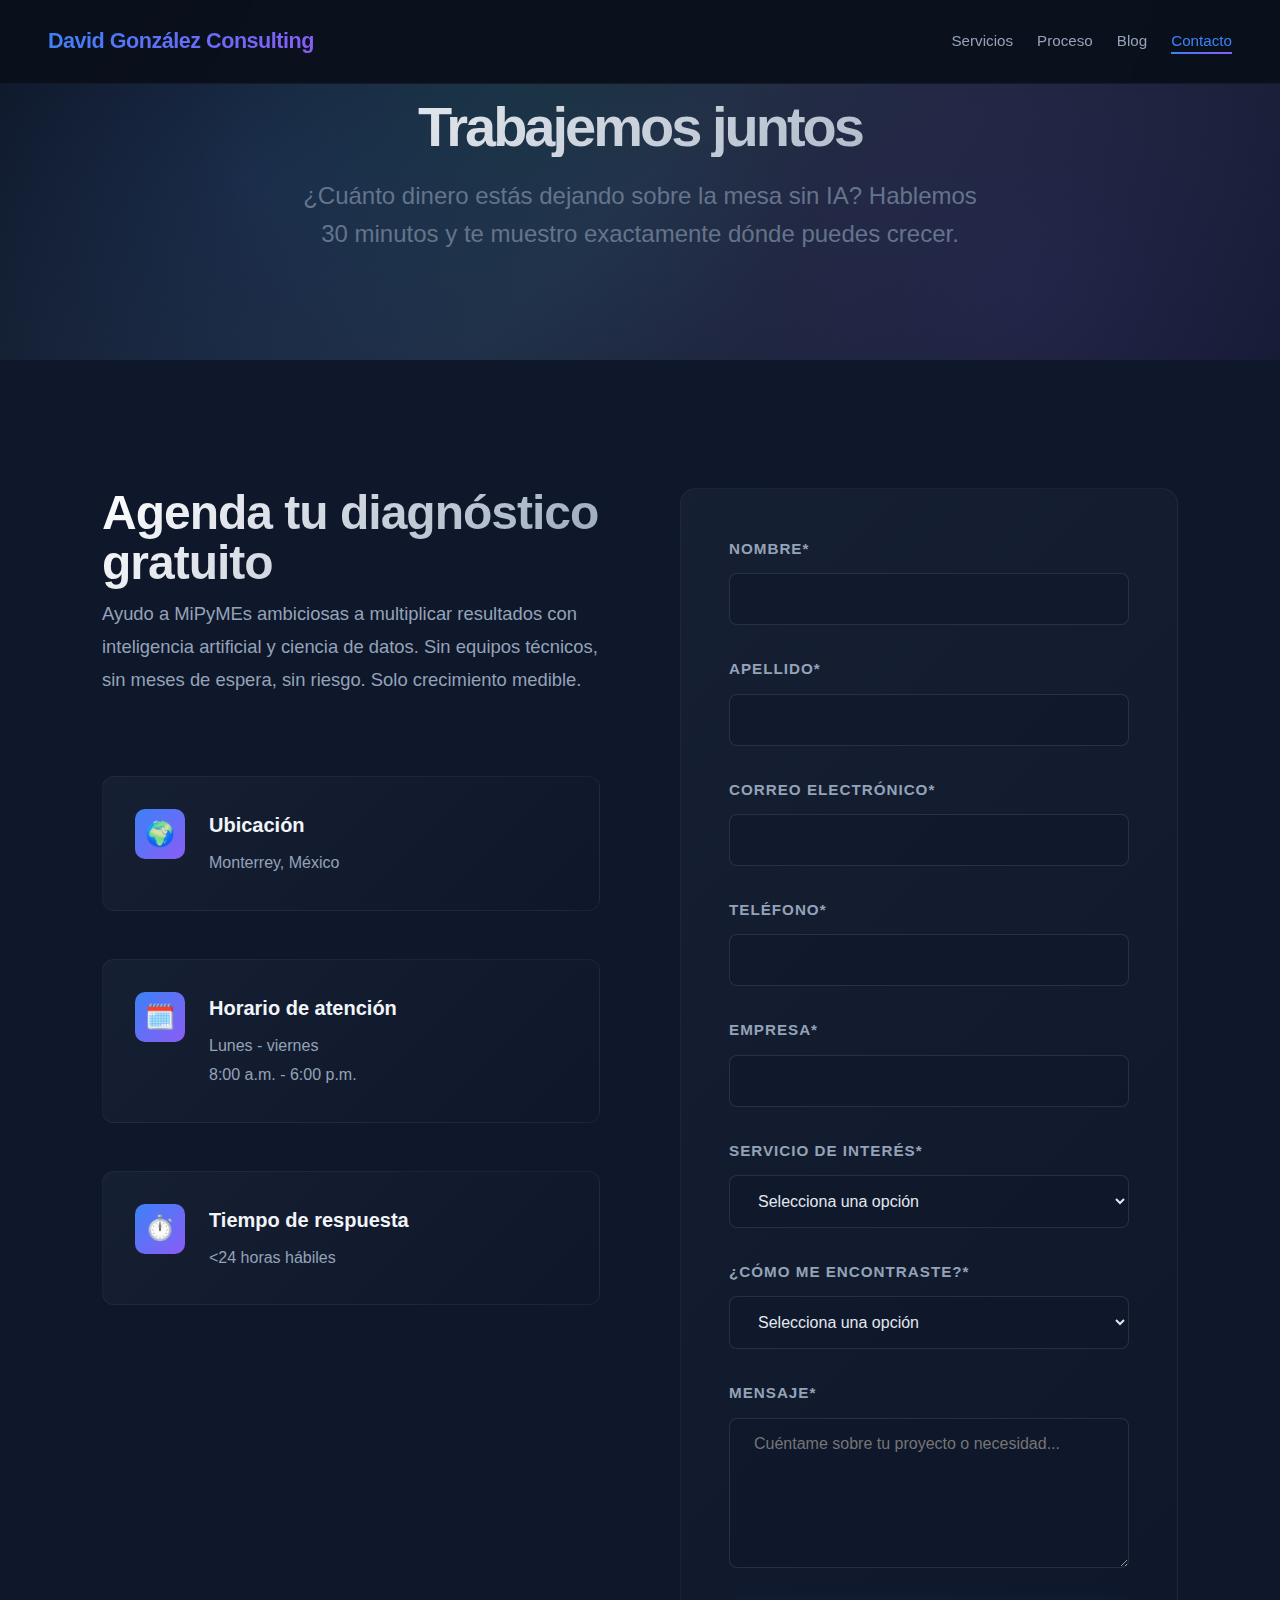
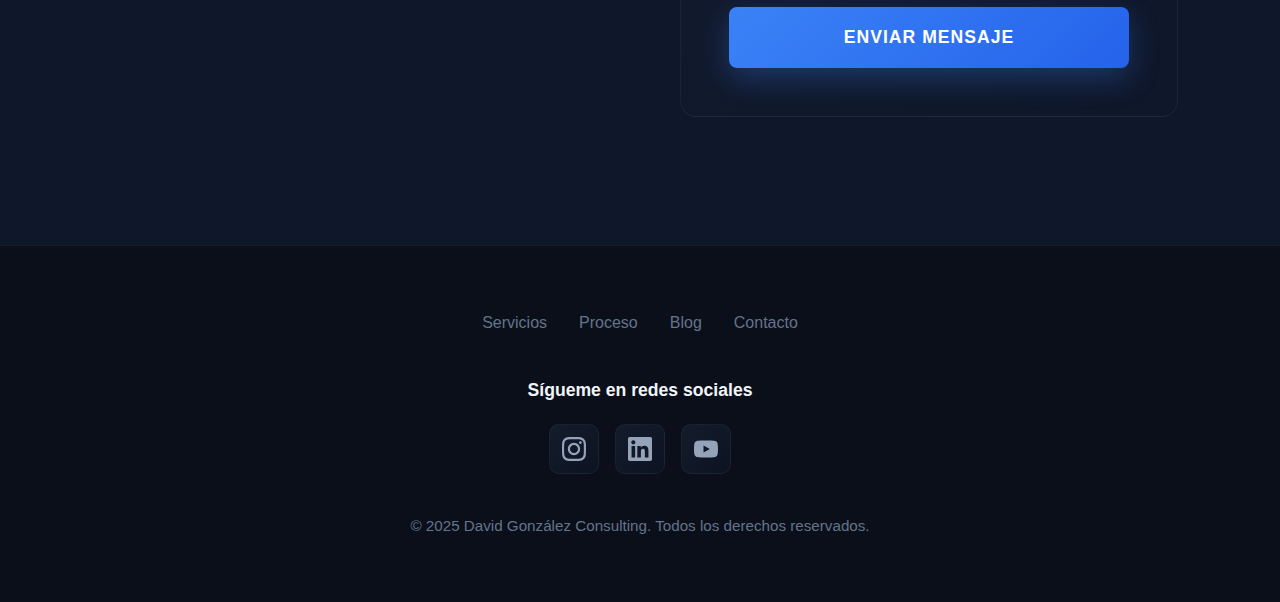
<file: html/contacto.html>
<!DOCTYPE html>
<html lang="es">
<head>
    <meta charset="UTF-8">
    <meta name="viewport" content="width=device-width, initial-scale=1.0">
    <title>Contacto | David González Consulting - Consultoría en inteligencia artificial y ciencia de datos</title>
    <meta name="description" content="Contáctame para discutir cómo la Inteligencia Artificial y Data Science pueden transformar tu negocio. Consultoría especializada para MiPyMEs.">
    <link rel="stylesheet" href="../css/main.css">
    <link rel="stylesheet" href="../css/contacto.css">
    <link rel="icon" href="../images/favicon.png" type="image/png">
</head>
<body>
    <!-- Navigation -->
    <nav>
        <div class="container">
            <a href="../index.html" class="logo">David González Consulting</a>

            <!-- mobile menu toggle -->
            <button class="nav-toggle" aria-controls="main-nav" aria-expanded="false" aria-label="Abrir menú">
                <span class="hamburger" aria-hidden="true">
                    <span></span><span></span><span></span>
                </span>
            </button>

            <ul id="main-nav" class="nav-links">
                <li><a href="../index.html#servicios">Servicios</a></li>
                <li><a href="../index.html#proceso">Proceso</a></li>
                <li><a href="blog.html">Blog</a></li>
                <li><a href="contacto.html" class="active">Contacto</a></li>
            </ul>
        </div>
    </nav>

    <!-- Hero Section -->
    <section class="hero">
        <div class="container">
            <h1>Trabajemos juntos</h1>
            <p>¿Cuánto dinero estás dejando sobre la mesa sin IA? Hablemos 30 minutos y te muestro exactamente dónde puedes crecer.</p>
        </div>
    </section>

    <!-- Contact Section -->
    <section class="contact-section">
        <div class="container">
            <div class="contact-wrapper">
                <!-- Contact Info -->
                <div class="contact-info">
                    <div>
                        <h2>Agenda tu diagnóstico gratuito</h2>
                        <p>Ayudo a MiPyMEs ambiciosas a multiplicar resultados con inteligencia artificial y ciencia de datos. Sin equipos técnicos, sin meses de espera, sin riesgo. Solo crecimiento medible.</p>
                    </div>

                    <div class="info-item">
                        <div class="info-icon">🌍</div>
                        <div class="info-text">
                            <h3>Ubicación</h3>
                            <p>Monterrey, México</p>
                        </div>
                    </div>

                    <div class="info-item">
                        <div class="info-icon">🗓️</div>
                        <div class="info-text">
                            <h3>Horario de atención</h3>
                            <p>Lunes - viernes</p>
                            <p>8:00 a.m. - 6:00 p.m.</p>
                        </div>
                    </div>

                    <div class="info-item">
                        <div class="info-icon">⏱️</div>
                        <div class="info-text">
                            <h3>Tiempo de respuesta</h3>
                            <p>&lt;24 horas hábiles</p>
                        </div>
                    </div>
                </div>

                <!-- Contact Form -->
                <div class="contact-form">
                    <form action="https://formspree.io/f/mwprgrvb" method="POST">
                        <div class="form-group">
                            <label for="name">Nombre*</label>
                            <input type="text" id="name" name="name" required>
                        </div>

                        <div class="form-group">
                            <label for="surname">Apellido*</label>
                            <input type="text" id="surname" name="surname" required>
                        </div>

                        <div class="form-group">
                            <label for="email">Correo Electrónico*</label>
                            <input type="email" id="email" name="email" required>
                        </div>

                        <div class="form-group">
                            <label for="phone">Teléfono*</label>
                            <input type="tel" id="phone" name="phone" required>
                        </div>

                        <div class="form-group">
                            <label for="company">Empresa*</label>
                            <input type="text" id="company" name="company" required>
                        </div>

                        <div class="form-group">
                            <label for="service">Servicio de Interés*</label>
                            <select id="service" name="service" required>
                                <option value="">Selecciona una opción</option>
                                <option value="inteligencia-artificial">Implementación de inteligencia artificial</option>
                                <option value="data-science">Soluciones de ciencia de datos</option>
                                <option value="estrategia">Consultoría estratégica</option>
                                <option value="varios">Varios servicios</option>
                                <option value="otro">Otro</option>
                            </select>
                        </div>

                        <div class="form-group">
                            <label for="referral">¿Cómo me encontraste?*</label>
                            <select id="referral" name="referral" required>
                                <option value="">Selecciona una opción</option>
                                <option value="google">Google</option>
                                <option value="instagram">Instagram</option>
                                <option value="linkedin">LinkedIn</option>
                                <option value="youtube">YouTube</option>
                                <option value="otro">Otro</option>
                            </select>
                        </div>

                        <div class="form-group">
                            <label for="message">Mensaje*</label>
                            <textarea id="message" name="message" required placeholder="Cuéntame sobre tu proyecto o necesidad..."></textarea>
                        </div>

                        <button type="submit" class="submit-btn">Enviar mensaje</button>
                    </form>
                </div>
            </div>
        </div>
    </section>

    <!-- Footer -->
    <footer>
        <div class="container">
            <div class="footer-content">
                <div class="footer-links">
                    <a href="../index.html#servicios">Servicios</a>
                    <a href="../index.html#proceso">Proceso</a>
                    <a href="blog.html">Blog</a>
                    <a href="contacto.html">Contacto</a>
                </div>
                
                <div class="footer-social">
                    <h3>Sígueme en redes sociales</h3>
                    <div class="social-buttons">
                        <a href="https://www.instagram.com/davidgonzalez.consulting" target="_blank" rel="noopener noreferrer" class="social-btn" aria-label="Instagram">
                            <svg width="24" height="24" fill="currentColor" viewBox="0 0 24 24">
                                <title>Instagram</title>
                                <path d="M12 2.163c3.204 0 3.584.012 4.85.07 3.252.148 4.771 1.691 4.919 4.919.058 1.265.069 1.645.069 4.849 0 3.205-.012 3.584-.069 4.849-.149 3.225-1.664 4.771-4.919 4.919-1.266.058-1.644.07-4.85.07-3.204 0-3.584-.012-4.849-.07-3.26-.149-4.771-1.699-4.919-4.92-.058-1.265-.07-1.644-.07-4.849 0-3.204.013-3.583.07-4.849.149-3.227 1.664-4.771 4.919-4.919 1.266-.057 1.645-.069 4.849-.069zm0-2.163c-3.259 0-3.667.014-4.947.072-4.358.2-6.78 2.618-6.98 6.98-.059 1.281-.073 1.689-.073 4.948 0 3.259.014 3.668.072 4.948.2 4.358 2.618 6.78 6.98 6.98 1.281.058 1.689.072 4.948.072 3.259 0 3.668-.014 4.948-.072 4.354-.2 6.782-2.618 6.979-6.98.059-1.28.073-1.689.073-4.948 0-3.259-.014-3.667-.072-4.947-.196-4.354-2.617-6.78-6.979-6.98-1.281-.059-1.69-.073-4.949-.073zm0 5.838c-3.403 0-6.162 2.759-6.162 6.162s2.759 6.163 6.162 6.163 6.162-2.759 6.162-6.163c0-3.403-2.759-6.162-6.162-6.162zm0 10.162c-2.209 0-4-1.79-4-4 0-2.209 1.791-4 4-4s4 1.791 4 4c0 2.21-1.791 4-4 4zm6.406-11.845c-.796 0-1.441.645-1.441 1.44s.645 1.44 1.441 1.44c.795 0 1.439-.645 1.439-1.44s-.644-1.44-1.439-1.44z"/>
                            </svg>
                        </a>
                        <a href="https://www.linkedin.com/in/davidgonzalezb" target="_blank" rel="noopener noreferrer" class="social-btn" aria-label="LinkedIn">
                            <svg width="24" height="24" fill="currentColor" viewBox="0 0 24 24">
                                <title>LinkedIn</title>
                                <path d="M20.447 20.452h-3.554v-5.569c0-1.328-.027-3.037-1.852-3.037-1.853 0-2.136 1.445-2.136 2.939v5.667H9.351V9h3.414v1.561h.046c.477-.9 1.637-1.85 3.37-1.85 3.601 0 4.267 2.37 4.267 5.455v6.286zM5.337 7.433c-1.144 0-2.063-.926-2.063-2.065 0-1.138.92-2.063 2.063-2.063 1.14 0 2.064.925 2.064 2.063 0 1.139-.925 2.065-2.064 2.065zm1.782 13.019H3.555V9h3.564v11.452zM22.225 0H1.771C.792 0 0 .774 0 1.729v20.542C0 23.227.792 24 1.771 24h20.451C23.2 24 24 23.227 24 22.271V1.729C24 .774 23.2 0 22.222 0h.003z"/>
                            </svg>
                        </a>
                        <a href="https://www.youtube.com/@david.gonzalez.b" target="_blank" rel="noopener noreferrer" class="social-btn" aria-label="YouTube">
                            <svg width="24" height="24" fill="currentColor" viewBox="0 0 24 24">
                                <title>YouTube</title>
                                <path d="M23.498 6.186a3.016 3.016 0 0 0-2.122-2.136C19.505 3.545 12 3.545 12 3.545s-7.505 0-9.377.505A3.017 3.017 0 0 0 .502 6.186C0 8.07 0 12 0 12s0 3.93.502 5.814a3.016 3.016 0 0 0 2.122 2.136c1.871.505 9.376.505 9.376.505s7.505 0 9.377-.505a3.015 3.015 0 0 0 2.122-2.136C24 15.93 24 12 24 12s0-3.93-.502-5.814zM9.545 15.568V8.432L15.818 12l-6.273 3.568z"/>
                            </svg>
                        </a>
                    </div>
                </div>

                <p>&copy; 2025 David González Consulting. Todos los derechos reservados.</p>
            </div>
        </div>
    </footer>

    <script src="../scripts/mobile-nav.js"></script>
    <script src="../scripts/scroll-top.js"></script>
</body>
</html>
</file>
<file: css/main.css>
/* Global Styles */
* {
    margin: 0;
    padding: 0;
    box-sizing: border-box;
}

body {
    font-family: -apple-system, BlinkMacSystemFont, 'Segoe UI', Roboto, Oxygen, Ubuntu, Cantarell, sans-serif;
    line-height: 1.6;
    color: #e2e8f0;
    background: #0a0f1a;
}

.container {
    max-width: 1400px;
    margin: 0 auto;
    padding: 0 3rem;
}

/* Navigation */
nav {
    position: fixed;
    top: 0;
    width: 100%;
    background: rgba(10, 15, 26, 0.95);
    backdrop-filter: blur(20px);
    border-bottom: 1px solid rgba(255, 255, 255, 0.05);
    z-index: 1000;
    padding: 1.5rem 0;
}

nav .container {
    display: flex;
    justify-content: space-between;
    align-items: center;
}

.logo {
    font-size: 1.35rem;
    font-weight: 700;
    background: linear-gradient(135deg, #3b82f6 0%, #8b5cf6 100%);
    -webkit-background-clip: text;
    -webkit-text-fill-color: transparent;
    background-clip: text;
    letter-spacing: -0.5px;
    text-decoration: none;
}

/* Ocultar el toggle en pantallas grandes y forzar visibilidad solo en móviles */
nav .nav-toggle { display: none !important; }

/* Mostrar solo en móviles */
@media (max-width: 768px) {
    nav .nav-toggle { display: block !important; }
}

/* Asegurar que en escritorio los enlaces estén siempre visibles */
@media (min-width: 769px) {
    nav .nav-links { display: flex !important; } /* keep links visible on desktop */
}

/* Mobile nav styles */
.nav-toggle {
    display: none;
    background: transparent;
    border: none;
    font-size: 1.6rem;
    line-height: 1;
    cursor: pointer;
    color: inherit;
}

/* Default desktop layout (no change) */
.nav-links {
    display: flex;
    gap: 1.5rem;
    list-style: none;
    margin: 0;
    padding: 0;
    align-items: center;
}

.nav-links a {
    color: #94a3b8;
    text-decoration: none;
    font-size: 0.95rem;
    font-weight: 500;
    transition: all 0.3s ease;
    position: relative;
}

.nav-links a:hover,
.nav-links a.active {
    color: #3b82f6;
}

.nav-links a::after {
    content: '';
    position: absolute;
    bottom: -5px;
    left: 0;
    width: 0;
    height: 2px;
    background: linear-gradient(90deg, #3b82f6, #8b5cf6);
    transition: width 0.3s ease;
}

.nav-links a:hover::after,
.nav-links a.active::after {
    width: 100%;
}

@media (max-width: 768px) {
    nav .nav-toggle { display: block; }

    .nav-links {
        display: none;
        flex-direction: column;
        gap: 0;
        background: var(--bg-color, #fff);
        position: absolute;
        left: 0;
        right: 0;
        top: 60px;
        padding: 1rem;
        border-top: 1px solid rgba(0,0,0,0.06);
        z-index: 999;
    }

    .nav-links.open { display: flex; }

    .nav-links li { margin: 0.4rem 0; }
    .nav-links a { display: block; padding: 0.5rem 0.75rem; }
    nav.nav-open { position: relative; }
}

/* Hero Section */
.hero {
    min-height: 50vh;
    display: flex;
    align-items: center;
    padding-top: 120px;
    padding-bottom: 4rem;
    background: linear-gradient(135deg, #0a0f1a 0%, #1e293b 50%, #0f172a 100%);
    position: relative;
    overflow: hidden;
}

.hero::before {
    content: '';
    position: absolute;
    top: 0;
    left: 0;
    right: 0;
    bottom: 0;
    background: 
        radial-gradient(circle at 20% 50%, rgba(59, 130, 246, 0.15) 0%, transparent 50%),
        radial-gradient(circle at 80% 80%, rgba(139, 92, 246, 0.12) 0%, transparent 50%);
}

.hero .container {
    position: relative;
    z-index: 1;
}

.hero h1 {
    font-size: 4rem;
    font-weight: 800;
    background: linear-gradient(135deg, #ffffff 0%, #94a3b8 100%);
    -webkit-background-clip: text;
    -webkit-text-fill-color: transparent;
    background-clip: text;
    line-height: 1.1;
    margin-bottom: 1.5rem;
    letter-spacing: -2px;
    text-align: center;
}

.hero p {
    font-size: 1.35rem;
    color: #64748b;
    text-align: center;
    max-width: 700px;
    margin: 0 auto;
}

/* Footer */
footer {
    padding: 4rem 0;
    background: #0a0f1a;
    border-top: 1px solid rgba(255, 255, 255, 0.05);
}

.footer-content {
    display: flex;
    flex-direction: column;
    align-items: center;
    gap: 2.5rem;
}

footer p {
    color: #64748b;
    font-size: 0.95rem;
}

.footer-links {
    display: flex;
    gap: 2rem;
}

.footer-links a {
    color: #64748b;
    text-decoration: none;
    transition: color 0.3s ease;
}

.footer-links a:hover {
    color: #3b82f6;
}

.footer-social {
    text-align: center;
}

.footer-social h3 {
    color: #f1f5f9;
    font-size: 1.1rem;
    margin-bottom: 1.25rem;
    font-weight: 600;
}

.social-buttons {
    display: flex;
    gap: 1rem;
    justify-content: center;
}

.social-btn {
    width: 50px;
    height: 50px;
    background: linear-gradient(135deg, rgba(30, 41, 59, 0.5) 0%, rgba(15, 23, 42, 0.5) 100%);
    border: 1px solid rgba(255, 255, 255, 0.05);
    border-radius: 10px;
    display: flex;
    align-items: center;
    justify-content: center;
    color: #94a3b8;
    transition: all 0.3s ease;
    text-decoration: none;
}

.social-btn:hover {
    background: linear-gradient(135deg, #3b82f6 0%, #8b5cf6 100%);
    color: #ffffff;
    border-color: rgba(59, 130, 246, 0.3);
    transform: translateY(-3px);
    box-shadow: 0 10px 20px rgba(59, 130, 246, 0.3);
}

/* Responsive */
@media (max-width: 768px) {
    nav .container,
    .container {
        padding: 0 1.5rem;
    }

    .hero h1 {
        font-size: 2.5rem;
    }

    .hero p {
        font-size: 1.15rem;
    }

    .nav-links {
        display: none;
    }

    .footer-links {
        flex-wrap: wrap;
        justify-content: center;
    }
}

/* ----------------------------- */
/* Index page specific rules */
/* (migrated from css/index.css) */

html {
    scroll-behavior: smooth;
}

.hero {
    min-height: 100vh;
    padding-top: 80px;
}

.hero::before {
    background: 
        radial-gradient(circle at 20% 50%, rgba(59, 130, 246, 0.15) 0%, transparent 50%),
        radial-gradient(circle at 80% 80%, rgba(139, 92, 246, 0.12) 0%, transparent 50%),
        radial-gradient(circle at 40% 20%, rgba(16, 185, 129, 0.08) 0%, transparent 40%);
}

.hero::after {
    content: '';
    position: absolute;
    top: 0;
    left: 0;
    right: 0;
    bottom: 0;
    background: url('data:image/svg+xml,<svg width="60" height="60" xmlns="http://www.w3.org/2000/svg"><circle cx="1" cy="1" r="1" fill="rgba(59,130,246,0.1)"/></svg>');
    opacity: 0.3;
}

.hero-content {
    max-width: 900px;
}

.hero h1 {
    font-size: 5rem;
    letter-spacing: -3px;
}

.hero .subtitle {
    font-size: 1.5rem;
    color: #64748b;
    margin-bottom: 3rem;
    font-weight: 300;
    line-height: 1.6;
}

.cta-primary {
    display: inline-block;
    padding: 1.1rem 3rem;
    background: linear-gradient(135deg, #3b82f6 0%, #2563eb 100%);
    color: #ffffff;
    text-decoration: none;
    border-radius: 8px;
    font-weight: 600;
    font-size: 1.05rem;
    transition: all 0.4s ease;
    box-shadow: 0 10px 30px rgba(59, 130, 246, 0.3);
    position: relative;
    overflow: hidden;
    margin: 0 auto;
    display: block;
    width: fit-content;
}

.cta-primary::before {
    content: '';
    position: absolute;
    top: 0;
    left: -100%;
    width: 100%;
    height: 100%;
    background: linear-gradient(90deg, transparent, rgba(255,255,255,0.2), transparent);
    transition: left 0.5s ease;
}

.cta-primary:hover::before {
    left: 100%;
}

.cta-primary:hover {
    transform: translateY(-3px);
    box-shadow: 0 15px 40px rgba(59, 130, 246, 0.4);
}

/* ----------------------------- */
/* Blog page specific rules */
/* (migrated from css/blog.css) */

.blog-section {
    padding: 8rem 0;
    background: #0f172a;
}

.blog-grid {
    display: grid;
    grid-template-columns: repeat(auto-fit, minmax(350px, 1fr));
    gap: 3rem;
}

.blog-card {
    background: linear-gradient(135deg, rgba(30, 41, 59, 0.5) 0%, rgba(15, 23, 42, 0.5) 100%);
    border: 1px solid rgba(255, 255, 255, 0.05);
    border-radius: 16px;
    overflow: hidden;
    transition: all 0.4s ease;
    cursor: pointer;
}

.blog-card:hover {
    transform: translateY(-8px);
    border-color: rgba(59, 130, 246, 0.3);
    box-shadow: 0 25px 50px rgba(0, 0, 0, 0.5);
}

.blog-image {
    width: 100%;
    height: 220px;
    background: linear-gradient(135deg, #3b82f6 0%, #8b5cf6 100%);
    display: flex;
    align-items: center;
    justify-content: center;
    font-size: 3rem;
}

.blog-content {
    padding: 2.5rem;
}

.blog-meta {
    display: flex;
    gap: 1.5rem;
    margin-bottom: 1rem;
}

.blog-date, .blog-reading-time {
    color: #64748b;
    font-size: 0.9rem;
    text-transform: uppercase;
    letter-spacing: 1px;
    font-weight: 600;
}

.loading {
    text-align: center;
    padding: 4rem;
    color: #64748b;
    font-size: 1.2rem;
}

@media (max-width: 768px) {
    .blog-grid {
        grid-template-columns: 1fr;
    }
}

/* ----------------------------- */
/* Post page specific rules */
/* (migrated from css/post.css) */

.post-container {
    max-width: 800px;
    margin: 120px auto 4rem;
    padding: 0 2rem;
}

.post-header {
    margin-bottom: 3rem;
    text-align: center;
}

.back-to-blog {
    display: inline-flex;
    align-items: center;
    gap: 0.5rem;
    color: #3b82f6;
    text-decoration: none;
    font-weight: 600;
    margin-bottom: 3rem;
    transition: gap 0.3s ease;
}

.post-meta {
    display: flex;
    gap: 2rem;
    justify-content: center;
    margin-bottom: 2rem;
    color: #64748b;
    font-size: 0.95rem;
    text-transform: uppercase;
    letter-spacing: 1px;
    font-weight: 600;
}

.post-title {
    font-size: 3rem;
    font-weight: 800;
    background: linear-gradient(135deg, #ffffff 0%, #94a3b8 100%);
    -webkit-background-clip: text;
    -webkit-text-fill-color: transparent;
    background-clip: text;
    line-height: 1.2;
    margin-bottom: 1.5rem;
    letter-spacing: -2px;
}

.post-description {
    font-size: 1.25rem;
    color: #94a3b8;
    line-height: 1.7;
}

.post-content {
    color: #cbd5e1;
    font-size: 1.1rem;
    line-height: 1.8;
}

.post-content h2 {
    font-size: 2rem;
    color: #f1f5f9;
    margin: 3rem 0 1.5rem;
    font-weight: 700;
    letter-spacing: -1px;
}

.post-content pre {
    background: rgba(30, 41, 59, 0.5);
    padding: 1.5rem;
    border-radius: 8px;
    overflow-x: auto;
    margin: 2rem 0;
    border: 1px solid rgba(255, 255, 255, 0.05);
}

@media (max-width: 768px) {
    .post-container {
        padding: 0 1.5rem;
    }

    .post-title {
        font-size: 2rem;
    }

    .post-description {
        font-size: 1.1rem;
    }
}

/* ----------------------------- */
/* Contact page specific rules */
/* (migrated from css/contacto.css) */

.hero {
    min-height: 40vh;
    padding-bottom: 3rem;
}

.contact-section {
    padding: 8rem 0;
    background: #0f172a;
}

.contact-wrapper {
    display: grid;
    grid-template-columns: 1fr 1fr;
    gap: 5rem;
    max-width: 1200px;
    margin: 0 auto;
}

.contact-info {
    display: flex;
    flex-direction: column;
    gap: 3rem;
}

.contact-info h2 {
    font-size: 2.5rem;
    font-weight: 800;
    background: linear-gradient(135deg, #ffffff 0%, #94a3b8 100%);
    -webkit-background-clip: text;
    -webkit-text-fill-color: transparent;
    background-clip: text;
    letter-spacing: -1px;
    margin-bottom: 1rem;
}

.contact-info p {
    font-size: 1.15rem;
    color: #94a3b8;
    line-height: 1.8;
    margin-bottom: 2rem;
}

.info-item {
    display: flex;
    align-items: start;
    gap: 1.5rem;
    padding: 2rem;
    background: linear-gradient(135deg, rgba(30, 41, 59, 0.5) 0%, rgba(15, 23, 42, 0.5) 100%);
    border: 1px solid rgba(255, 255, 255, 0.05);
    border-radius: 12px;
    transition: all 0.3s ease;
}

.info-item:hover {
    border-color: rgba(59, 130, 246, 0.3);
    transform: translateY(-3px);
}

.info-icon {
    width: 50px;
    height: 50px;
    background: linear-gradient(135deg, #3b82f6 0%, #8b5cf6 100%);
    border-radius: 10px;
    display: flex;
    align-items: center;
    justify-content: center;
    font-size: 1.5rem;
    flex-shrink: 0;
}

.contact-form {
    background: linear-gradient(135deg, rgba(30, 41, 59, 0.5) 0%, rgba(15, 23, 42, 0.5) 100%);
    border: 1px solid rgba(255, 255, 255, 0.05);
    border-radius: 16px;
    padding: 3rem;
}

@media (max-width: 968px) {
    .contact-wrapper {
        grid-template-columns: 1fr;
        gap: 3rem;
    }
}

@media (max-width: 768px) {
    .contact-form {
        padding: 2rem;
    }

    .contact-info h2 {
        font-size: 2rem;
    }
}

/* Botón "volver arriba" */
.scroll-top {
    display: none;
    align-items: center;
    justify-content: center;
    position: fixed;
    right: 1rem;
    bottom: 1rem;
    width: 44px;
    height: 44px;
    border-radius: 999px;
    background: linear-gradient(135deg, #3b82f6, #8b5cf6);
    color: #fff;
    border: none;
    box-shadow: 0 6px 18px rgba(11, 22, 41, 0.6);
    cursor: pointer;
    z-index: 1100;
    transition: transform 0.18s ease, opacity 0.18s ease;
    opacity: 0;
}
.scroll-top svg { display: block; }
.scroll-top:focus { outline: 2px solid rgba(255,255,255,0.12); outline-offset: 3px; }
.scroll-top.show { display: flex; opacity: 1; transform: translateY(0); }
@media (prefers-reduced-motion: reduce) {
    .scroll-top { transition: none; }
}

/* Ajuste en pantallas pequeñas para no tapar contenido */
@media (max-width: 420px) {
    .scroll-top { right: 0.5rem; bottom: 0.75rem; width: 40px; height: 40px; }
}
</file>
<file: css/index.css>
/* Index Page Specific Styles (restored from backup) */

html {
    scroll-behavior: smooth;
}

/* CTA and other index-specific rules remain */
.cta-primary {
    display: inline-block;
    padding: 1.1rem 3rem;
    background: linear-gradient(135deg, #3b82f6 0%, #2563eb 100%);
    color: #ffffff;
    text-decoration: none;
    border-radius: 8px;
    font-weight: 600;
    font-size: 1.05rem;
    transition: all 0.4s ease;
    box-shadow: 0 10px 30px rgba(59, 130, 246, 0.3);
    position: relative;
    overflow: hidden;
    margin: 0 auto;
    display: block;
    width: fit-content;
}

.cta-primary::before {
    content: '';
    position: absolute;
    top: 0;
    left: -100%;
    width: 100%;
    height: 100%;
    background: linear-gradient(90deg, transparent, rgba(255,255,255,0.2), transparent);
    transition: left 0.5s ease;
}

.cta-primary:hover::before {
    left: 100%;
}

.cta-primary:hover {
    transform: translateY(-3px);
    box-shadow: 0 15px 40px rgba(59, 130, 246, 0.4);
}

/* Services Section */
.services {
    padding: 10rem 0;
    background: #0f172a;
}

.section-header {
    text-align: center;
    margin-bottom: 6rem;
}

.section-label {
    display: inline-block;
    padding: 0.5rem 1.5rem;
    background: rgba(59, 130, 246, 0.1);
    color: #3b82f6;
    border-radius: 50px;
    font-size: 0.85rem;
    font-weight: 600;
    text-transform: uppercase;
    letter-spacing: 1.5px;
    margin-bottom: 1.5rem;
}

.section-header h2 {
    font-size: 3.5rem;
    font-weight: 800;
    background: linear-gradient(135deg, #ffffff 0%, #94a3b8 100%);
    -webkit-background-clip: text;
    -webkit-text-fill-color: transparent;
    background-clip: text;
    margin-bottom: 1.5rem;
    letter-spacing: -2px;
}

.section-header p {
    font-size: 1.25rem;
    color: #64748b;
    max-width: 700px;
    margin: 0 auto;
    line-height: 1.8;
}

.services-grid {
    display: grid;
    grid-template-columns: repeat(auto-fit, minmax(350px, 1fr));
    gap: 2.5rem;
}

.service-card {
    padding: 3.5rem 3rem;
    background: linear-gradient(135deg, rgba(30, 41, 59, 0.5) 0%, rgba(15, 23, 42, 0.5) 100%);
    border: 1px solid rgba(255, 255, 255, 0.05);
    border-radius: 16px;
    transition: all 0.4s ease;
    position: relative;
    overflow: hidden;
}

.service-card::before {
    content: '';
    position: absolute;
    top: 0;
    left: 0;
    right: 0;
    bottom: 0;
    background: linear-gradient(135deg, rgba(59, 130, 246, 0.1) 0%, rgba(139, 92, 246, 0.05) 100%);
    opacity: 0;
    transition: opacity 0.4s ease;
}

.service-card:hover::before {
    opacity: 1;
}

.service-card:hover {
    transform: translateY(-8px);
    box-shadow: 0 25px 50px rgba(0, 0, 0, 0.5);
    border-color: rgba(59, 130, 246, 0.3);
}

.service-icon {
    width: 70px;
    height: 70px;
    background: linear-gradient(135deg, #3b82f6 0%, #8b5cf6 100%);
    border-radius: 14px;
    display: flex;
    align-items: center;
    justify-content: center;
    margin-bottom: 2rem;
    font-size: 2rem;
    box-shadow: 0 10px 30px rgba(59, 130, 246, 0.3);
    position: relative;
    z-index: 1;
}

.service-card h3 {
    font-size: 1.75rem;
    color: #f1f5f9;
    margin-bottom: 1.25rem;
    font-weight: 700;
    position: relative;
    z-index: 1;
}

.service-card p {
    color: #94a3b8;
    line-height: 1.8;
    font-size: 1.05rem;
    position: relative;
    z-index: 1;
}

/* Process Section */
.process {
    padding: 10rem 0;
    background: linear-gradient(180deg, #0a0f1a 0%, #1e293b 50%, #0a0f1a 100%);
}

.process-steps {
    display: grid;
    grid-template-columns: repeat(auto-fit, minmax(250px, 1fr));
    gap: 3rem;
    margin-top: 4rem;
}

.process-step {
    text-align: center;
}

.step-number {
    width: 80px;
    height: 80px;
    margin: 0 auto 2rem;
    background: linear-gradient(135deg, #3b82f6 0%, #8b5cf6 100%);
    border-radius: 50%;
    display: flex;
    align-items: center;
    justify-content: center;
    font-size: 2rem;
    font-weight: 800;
    color: #ffffff;
    box-shadow: 0 10px 30px rgba(59, 130, 246, 0.3);
}

.process-step h3 {
    font-size: 1.5rem;
    color: #f1f5f9;
    margin-bottom: 1rem;
    font-weight: 700;
}

.process-step p {
    color: #94a3b8;
    line-height: 1.7;
}

/* Value Proposition */
.value-prop {
    padding: 10rem 0;
    background: #0f172a;
}

.value-content {
    max-width: 900px;
    margin: 0 auto;
    text-align: center;
}

.value-content h2 {
    font-size: 3.5rem;
    background: linear-gradient(135deg, #ffffff 0%, #94a3b8 100%);
    -webkit-background-clip: text;
    -webkit-text-fill-color: transparent;
    background-clip: text;
    margin-bottom: 2rem;
    font-weight: 800;
    letter-spacing: -2px;
}

.value-content p {
    font-size: 1.35rem;
    color: #94a3b8;
    line-height: 1.9;
    margin-bottom: 3rem;
}

.stats {
    display: grid;
    grid-template-columns: repeat(auto-fit, minmax(250px, 1fr));
    gap: 4rem;
    margin-top: 5rem;
}

.stat {
    text-align: center;
    padding: 2.5rem 2rem;
    background: linear-gradient(135deg, rgba(30, 41, 59, 0.4) 0%, rgba(15, 23, 42, 0.4) 100%);
    border: 1px solid rgba(255, 255, 255, 0.05);
    border-radius: 16px;
    transition: all 0.3s ease;
}

.stat:hover {
    transform: translateY(-5px);
    border-color: rgba(59, 130, 246, 0.3);
}

.stat-number {
    font-size: 3.5rem;
    font-weight: 800;
    background: linear-gradient(135deg, #3b82f6 0%, #8b5cf6 100%);
    -webkit-background-clip: text;
    -webkit-text-fill-color: transparent;
    background-clip: text;
    margin-bottom: 0.75rem;
}

.stat-label {
    color: #64748b;
    font-size: 1rem;
    text-transform: uppercase;
    letter-spacing: 2px;
    font-weight: 600;
}

/* Responsive - Index specific */
@media (max-width: 768px) {
    .hero h1 {
        font-size: 3rem;
        letter-spacing: -1px;
    }

    .hero .subtitle {
        font-size: 1.15rem;
    }

    .services-grid,
    .blog-grid,
    .process-steps {
        grid-template-columns: 1fr;
    }

    .section-header h2,
    .value-content h2 {
        font-size: 2.25rem;
    }

    .stats {
        grid-template-columns: 1fr;
        gap: 2rem;
    }
}
</file>
<file: css/blog.css>
/* Blog Page Specific Styles (restored from backup) */

/* Blog Section */
.blog-section {
    padding: 8rem 0;
    background: #0f172a;
}

.blog-grid {
    display: grid;
    grid-template-columns: repeat(auto-fit, minmax(350px, 1fr));
    gap: 3rem;
}

.blog-card {
    background: linear-gradient(135deg, rgba(30, 41, 59, 0.5) 0%, rgba(15, 23, 42, 0.5) 100%);
    border: 1px solid rgba(255, 255, 255, 0.05);
    border-radius: 16px;
    overflow: hidden;
    transition: all 0.4s ease;
    cursor: pointer;
}

.blog-card:hover {
    transform: translateY(-8px);
    border-color: rgba(59, 130, 246, 0.3);
    box-shadow: 0 25px 50px rgba(0, 0, 0, 0.5);
}

.blog-image {
    width: 100%;
    height: 220px;
    background: linear-gradient(135deg, #3b82f6 0%, #8b5cf6 100%);
    display: flex;
    align-items: center;
    justify-content: center;
    font-size: 3rem;
}

.blog-content {
    padding: 2.5rem;
}

.blog-meta {
    display: flex;
    gap: 1.5rem;
    margin-bottom: 1rem;
}

.blog-date, .blog-reading-time {
    color: #64748b;
    font-size: 0.9rem;
    text-transform: uppercase;
    letter-spacing: 1px;
    font-weight: 600;
}

.loading {
    text-align: center;
    padding: 4rem;
    color: #64748b;
    font-size: 1.2rem;
}

@media (max-width: 768px) {
    .blog-grid {
        grid-template-columns: 1fr;
    }
}

/* Blog Section */
.blog-section {
    padding: 8rem 0;
    background: #0f172a;
}

.blog-grid {
    display: grid;
    grid-template-columns: repeat(auto-fit, minmax(350px, 1fr));
    gap: 3rem;
}

.blog-card {
    background: linear-gradient(135deg, rgba(30, 41, 59, 0.5) 0%, rgba(15, 23, 42, 0.5) 100%);
    border: 1px solid rgba(255, 255, 255, 0.05);
    border-radius: 16px;
    overflow: hidden;
    transition: all 0.4s ease;
    cursor: pointer;
}

.blog-card:hover {
    transform: translateY(-8px);
    border-color: rgba(59, 130, 246, 0.3);
    box-shadow: 0 25px 50px rgba(0, 0, 0, 0.5);
}

.blog-image {
    width: 100%;
    height: 220px;
    background: linear-gradient(135deg, #3b82f6 0%, #8b5cf6 100%);
    display: flex;
    align-items: center;
    justify-content: center;
    font-size: 3rem;
}

.blog-content {
    padding: 2.5rem;
}

.blog-meta {
    display: flex;
    gap: 1.5rem;
    margin-bottom: 1rem;
}

.blog-date, .blog-reading-time {
    color: #64748b;
    font-size: 0.9rem;
    text-transform: uppercase;
    letter-spacing: 1px;
    font-weight: 600;
}

.blog-card h3 {
    font-size: 1.5rem;
    color: #f1f5f9;
    margin-bottom: 1rem;
    font-weight: 700;
    line-height: 1.3;
}

.blog-card p {
    color: #94a3b8;
    line-height: 1.7;
    margin-bottom: 1.5rem;
}

.read-more {
    color: #3b82f6;
    font-weight: 600;
    text-decoration: none;
    display: inline-flex;
    align-items: center;
    gap: 0.5rem;
    transition: gap 0.3s ease;
}

.read-more:hover {
    gap: 1rem;
}

.loading {
    text-align: center;
    padding: 4rem;
    color: #64748b;
    font-size: 1.2rem;
}

/* Responsive - Blog specific */
@media (max-width: 768px) {
    .blog-grid {
        grid-template-columns: 1fr;
    }
}
</file>
<file: css/contacto.css>
/* Contact Page Specific Styles (restored from backup) */

/* Hero Section - Contact specific */
.hero {
    min-height: 40vh;
    padding-top: 80px;
    padding-bottom: 3.5rem;
    display: flex;
    align-items: center;
    justify-content: center;
    text-align: center;
}

.hero > .container {
    max-width: 900px;
    width: 100%;
    margin: 0 auto;
    padding: 0 1rem;
}

.hero h1 {
    font-size: clamp(2rem, 6vw, 3.5rem);
    line-height: 1.05;
    margin-bottom: 1.25rem;
    text-align: center;
}

/* subtitle / paragraph spacing in hero */
.hero p,
.hero .subtitle {
    font-size: clamp(1rem, 2.2vw, 1.5rem);
    margin-bottom: 2rem;
}

/* Mobile adjustments kept but tightened */
@media (max-width: 768px) {
    .hero {
        padding-top: 64px;
        padding-bottom: 1.5rem;
    }
    .hero h1 { font-size: clamp(1.6rem, 7vw, 2.6rem); }
    .hero p,
    .hero .subtitle { font-size: 1.05rem; margin-bottom: 1rem; }
}

/* Contact Section */
.contact-section {
    padding: 8rem 0;
    background: #0f172a;
}

.contact-wrapper {
    display: grid;
    grid-template-columns: 1fr 1fr;
    gap: 5rem;
    max-width: 1200px;
    margin: 0 auto;
}

.contact-info {
    display: flex;
    flex-direction: column;
    gap: 3rem;
}

.contact-info h2 {
    font-size: 2.5rem;
    font-weight: 800;
    background: linear-gradient(135deg, #ffffff 0%, #94a3b8 100%);
    -webkit-background-clip: text;
    -webkit-text-fill-color: transparent;
    background-clip: text;
    letter-spacing: -1px;
    margin-bottom: 1rem;
}

.contact-info p {
    font-size: 1.15rem;
    color: #94a3b8;
    line-height: 1.8;
    margin-bottom: 2rem;
}

.info-item {
    display: flex;
    align-items: start;
    gap: 1.5rem;
    padding: 2rem;
    background: linear-gradient(135deg, rgba(30, 41, 59, 0.5) 0%, rgba(15, 23, 42, 0.5) 100%);
    border: 1px solid rgba(255, 255, 255, 0.05);
    border-radius: 12px;
    transition: all 0.3s ease;
}

.info-item:hover {
    border-color: rgba(59, 130, 246, 0.3);
    transform: translateY(-3px);
}

.info-icon {
    width: 50px;
    height: 50px;
    background: linear-gradient(135deg, #3b82f6 0%, #8b5cf6 100%);
    border-radius: 10px;
    display: flex;
    align-items: center;
    justify-content: center;
    font-size: 1.5rem;
    flex-shrink: 0;
}

.info-text h3 {
    color: #f1f5f9;
    font-size: 1.25rem;
    margin-bottom: 0.5rem;
    font-weight: 600;
}

.info-text p {
    color: #94a3b8;
    font-size: 1rem;
    margin: 0;
}

.contact-form {
    background: linear-gradient(135deg, rgba(30, 41, 59, 0.5) 0%, rgba(15, 23, 42, 0.5) 100%);
    border: 1px solid rgba(255, 255, 255, 0.05);
    border-radius: 16px;
    padding: 3rem;
}

.form-group {
    margin-bottom: 2rem;
}

.form-group label {
    display: block;
    color: #94a3b8;
    font-weight: 600;
    margin-bottom: 0.75rem;
    font-size: 0.95rem;
    text-transform: uppercase;
    letter-spacing: 1px;
}

.form-group input,
.form-group textarea,
.form-group select {
    width: 100%;
    padding: 1rem 1.5rem;
    background: rgba(15, 23, 42, 0.6);
    border: 1px solid rgba(255, 255, 255, 0.1);
    border-radius: 8px;
    color: #e2e8f0;
    font-size: 1rem;
    font-family: inherit;
    transition: all 0.3s ease;
}

.form-group input:focus,
.form-group textarea:focus,
.form-group select:focus {
    outline: none;
    border-color: #3b82f6;
    box-shadow: 0 0 0 3px rgba(59, 130, 246, 0.1);
}

.form-group textarea {
    min-height: 150px;
    resize: vertical;
}

.form-group select {
    cursor: pointer;
}

.submit-btn {
    width: 100%;
    padding: 1.25rem;
    background: linear-gradient(135deg, #3b82f6 0%, #2563eb 100%);
    color: #ffffff;
    border: none;
    border-radius: 8px;
    font-size: 1.1rem;
    font-weight: 700;
    cursor: pointer;
    transition: all 0.4s ease;
    text-transform: uppercase;
    letter-spacing: 1px;
    box-shadow: 0 10px 30px rgba(59, 130, 246, 0.3);
}

.submit-btn:hover {
    transform: translateY(-3px);
    box-shadow: 0 15px 40px rgba(59, 130, 246, 0.4);
}

.submit-btn:active {
    transform: translateY(-1px);
}

/* Igualar tamaño del título al .hero h1 del index (misma escala) */
.contact-hero h1,
.contact-title,
.contact-info h2 {
    font-size: clamp(1.4rem, 6.5vw, 3rem); /* same behavior kept */
    line-height: 1.05;
    margin: 0 0 0.5rem;
    max-width: 100%;
    white-space: normal !important;
    overflow-wrap: anywhere;
    word-break: break-word;
    hyphens: auto;
}

.contact-hero h1 {
    font-size: 5rem;
    letter-spacing: -3px;
    line-height: 1.1;
    margin-bottom: 1.5rem;
    text-align: center;
    background: linear-gradient(135deg,#ffffff 0%, #94a3b8 100%);
    -webkit-background-clip: text;
    -webkit-text-fill-color: transparent;
    background-clip: text;
}

/* Ajuste para teléfonos muy pequeños */
@media (max-width: 360px) {
    .contact-hero h1,
    .contact-title,
    .contact-info h2 {
        font-size: 1.25rem;
    }

    /* asegurar paddings para que no haya overflow horizontal */
    .contact-section,
    .contact-wrapper,
    .contact-info {
        padding-inline: 0.9rem;
        box-sizing: border-box;
    }
}

/* Evitar overflow horizontal en móviles */
@media (max-width: 420px) {
    .contact-section,
    .contact-wrapper,
    .contact-info {
        padding-left: 1rem;
        padding-right: 1rem;
        box-sizing: border-box;
        overflow: visible;
        word-wrap: break-word;
    }

    .hero > .container,
    .contact-section > .container,
    .contact-wrapper {
        padding-left: 0.75rem;
        padding-right: 0.75rem;
    }
}

/* Responsive - Contact specific */
@media (max-width: 968px) {
    .contact-wrapper {
        grid-template-columns: 1fr;
        gap: 3rem;
    }
}

@media (max-width: 768px) {
    .contact-form {
        padding: 2rem;
    }

    .contact-info h2 {
        font-size: 2rem;
    }

    .hero h1 { font-size: 3rem; letter-spacing: -1px; }
    .hero p,
    .hero .subtitle { font-size: 1.15rem; }
}

/* Forzar comportamiento del container en la página de contacto para evitar overflow
   -> Apply only on smaller screens so desktop keeps a narrower centered layout */
@media (max-width: 1024px) {
    .hero > .container,
    .contact-section > .container,
    .contact-wrapper {
        width: 100%;
        max-width: 100%;
        margin-left: auto;
        margin-right: auto;
        padding-left: 1rem;
        padding-right: 1rem;
        box-sizing: border-box;
    }
}

/* On larger screens restore a centered, narrower column so contact content stays closer to center */
@media (min-width: 1025px) {
    .hero > .container,
    .contact-section > .container {
        max-width: 1100px;
        margin-left: auto;
        margin-right: auto;
        padding-left: 0.75rem;
        padding-right: 0.75rem;
        box-sizing: border-box;
    }

    .contact-wrapper {
        /* keep the earlier grid behavior but constrain overall width */
        max-width: 1100px;
        margin-left: auto;
        margin-right: auto;
        padding-left: 0;
        padding-right: 0;
        box-sizing: border-box;
    }
}

/* Forzar tamaño mínimo y centrado de columnas en escritorio */
@media (min-width: 1025px) {
    .contact-wrapper {
        grid-template-columns: 1fr 1fr;
        max-width: 1100px;
        margin-left: auto;
        margin-right: auto;
        padding-left: 0;
        padding-right: 0;
        box-sizing: border-box;
    }
}
</file>
